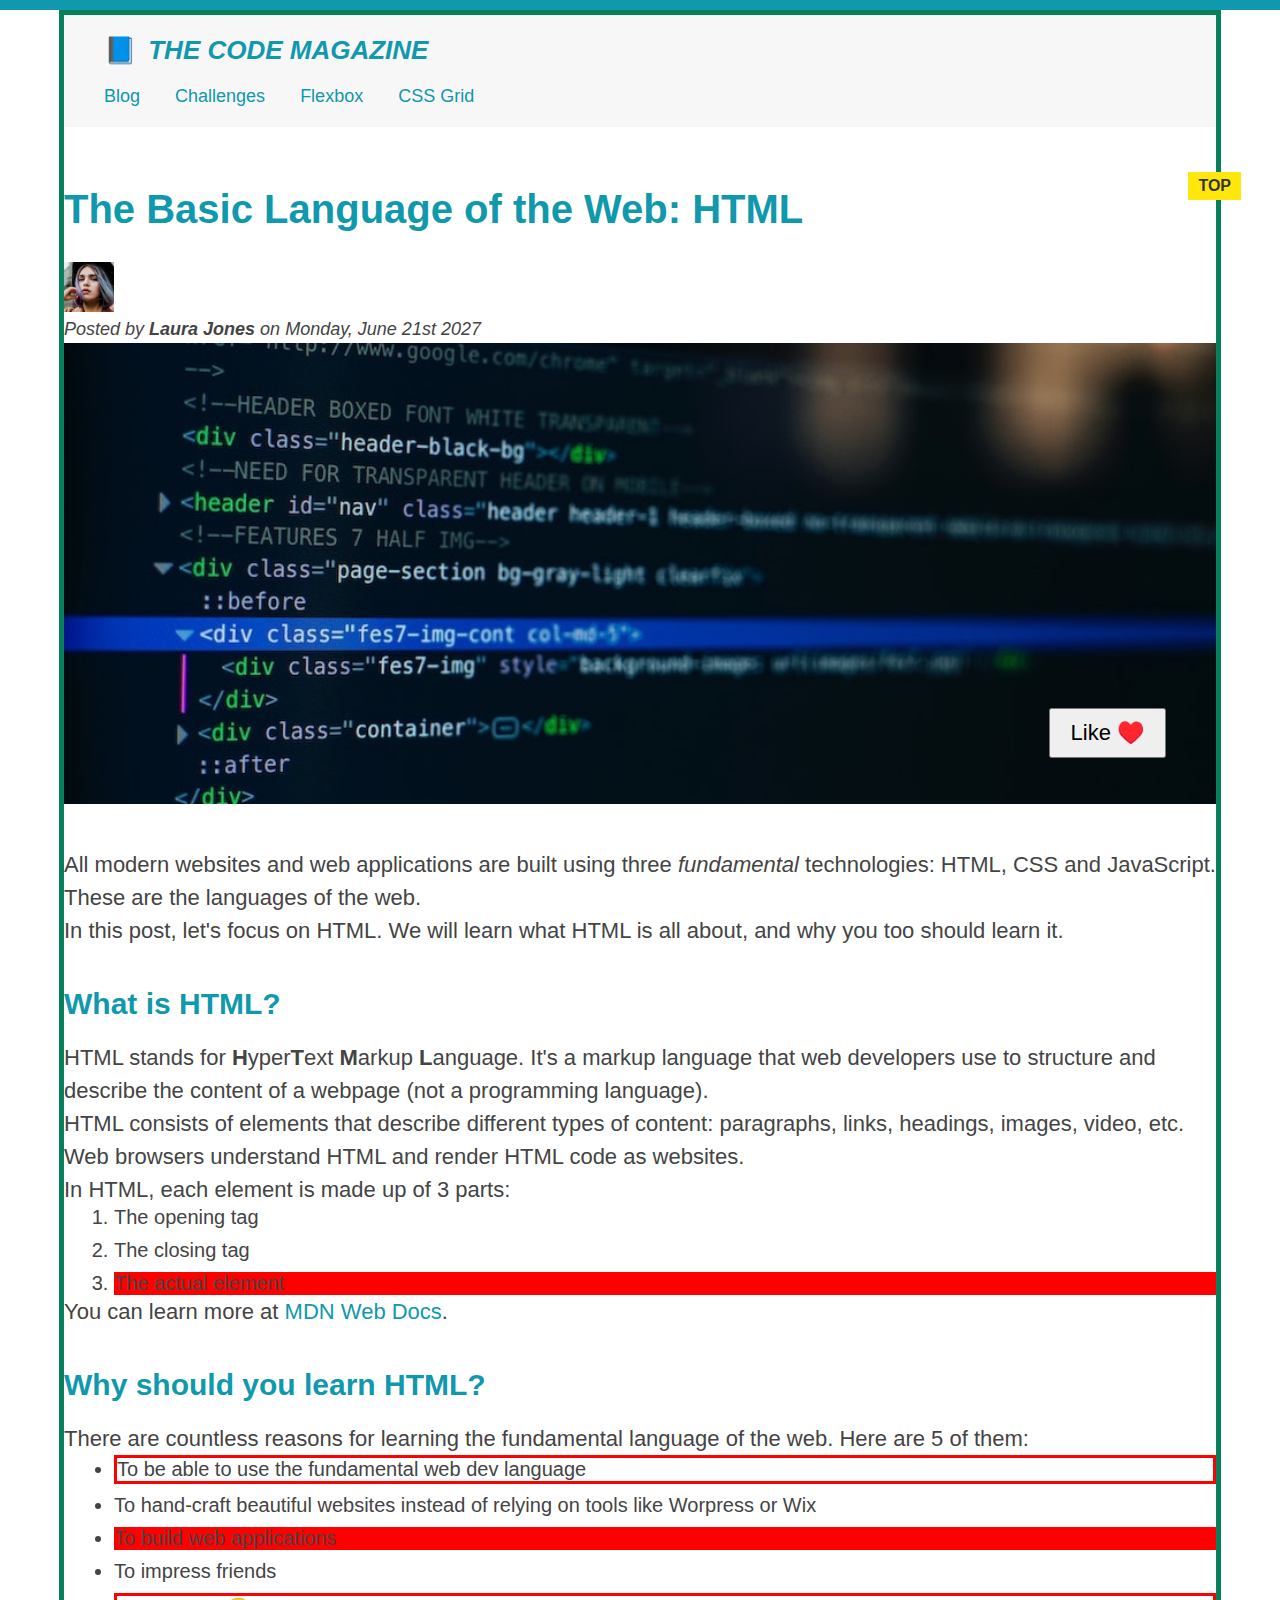
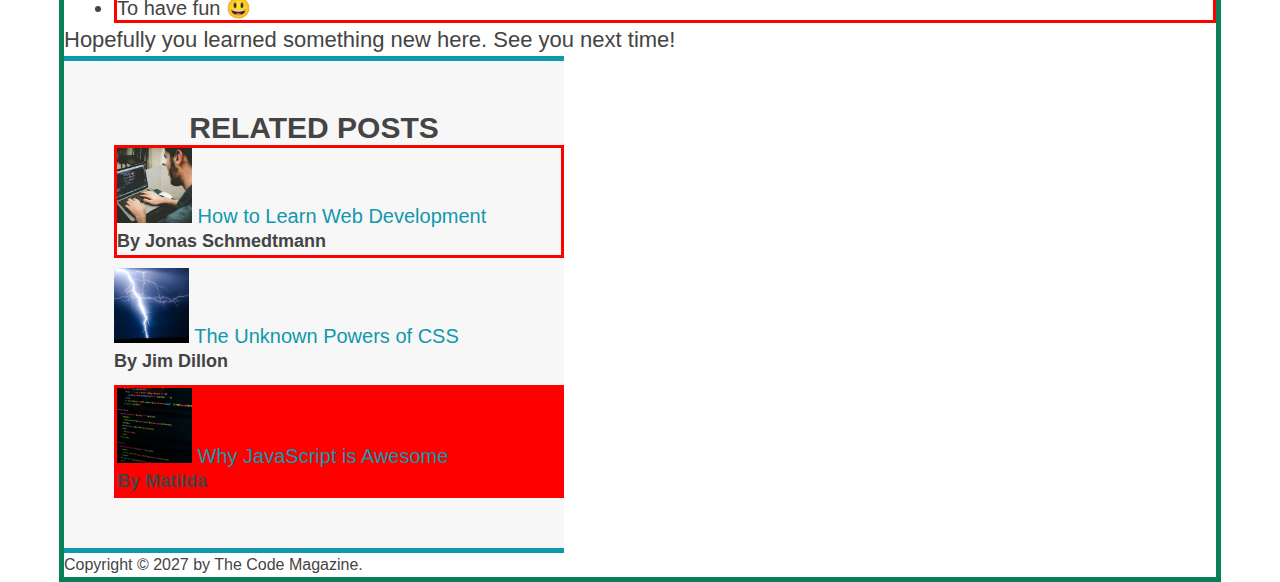
<file: Sandbox/03-CSS-Fundamentals/index.html>
<!DOCTYPE html>
<html lang="en">
<head>
    <meta charset="UTF-8"/>
    <link rel="stylesheet" href="styles.css">
    <title>The Basic Language of the Web: HTML</title>
</head>

<body>

<div class="container">

    <header class="main-header">
        <h1>📘 The Code Magazine</h1>

        <nav>
            <a href="blog.html">Blog</a>
            <a href="#">Challenges</a>
            <a href="#">Flexbox</a>
            <a href="#">CSS Grid</a>
        </nav>
    </header>

    <article>
        <header class="post-header">
            <h2>The Basic Language of the Web: HTML</h2>

            <img
                    src="img/laura-jones.jpg"
                    alt="Headshot of Laura Jones"
                    height="50"
                    width="50"
            />

            <p id="author">Posted by <strong>Laura Jones</strong> on Monday, June 21st 2027</p>

            <img
                    src="img/post-img.jpg"
                    alt="HTML code on a screen"
                    width="500"
                    height="200"
                    class="post-image"
            />
            <button>Like ♥️</button>
        </header>

        <p>
            All modern websites and web applications are built using three
            <em>fundamental</em>
            technologies: HTML, CSS and JavaScript. These are the languages of the
            web.
        </p>

        <p>
            In this post, let's focus on HTML. We will learn what HTML is all about,
            and why you too should learn it.
        </p>

        <h3>What is HTML?</h3>
        <p>
            HTML stands for <strong>H</strong>yper<strong>T</strong>ext
            <strong>M</strong>arkup <strong>L</strong>anguage. It's a markup
            language that web developers use to structure and describe the content
            of a webpage (not a programming language).
        </p>
        <p>
            HTML consists of elements that describe different types of content:
            paragraphs, links, headings, images, video, etc. Web browsers understand
            HTML and render HTML code as websites.
        </p>
        <p>In HTML, each element is made up of 3 parts:</p>

        <ol>
            <li>The opening tag</li>
            <li>The closing tag</li>
            <li>The actual element</li>
        </ol>

        <p>
            You can learn more at
            <a
                    href="https://developer.mozilla.org/en-US/docs/Web/HTML"
                    target="_blank"
            >MDN Web Docs</a
            >.
        </p>

        <h3>Why should you learn HTML?</h3>

        <p>
            There are countless reasons for learning the fundamental language of the
            web. Here are 5 of them:
        </p>

        <ul>
            <li>To be able to use the fundamental web dev language</li>
            <li>
                To hand-craft beautiful websites instead of relying on tools like
                Worpress or Wix
            </li>
            <li>To build web applications</li>
            <li>To impress friends</li>
            <li>To have fun 😃</li>
        </ul>

        <p>Hopefully you learned something new here. See you next time!</p>
    </article>

    <aside>
        <h4>Related posts</h4>

        <ul class="related">
            <li>
                <img
                        src="img/related-1.jpg"
                        alt="Person programming"
                        width="75"
                        width="75"
                />
                <a href="#">How to Learn Web Development</a>
                <p class="related-author">By Jonas Schmedtmann</p>
            </li>
            <li>
                <img src="img/related-2.jpg" alt="Lightning" width="75" heigth="75"/>
                <a href="#">The Unknown Powers of CSS</a>
                <p class="related-author">By Jim Dillon</p>
            </li>
            <li>
                <img
                        src="img/related-3.jpg"
                        alt="JavaScript code on a screen"
                        width="75"
                        height="75"
                />
                <a href="#">Why JavaScript is Awesome</a>
                <p class="related-author">By Matilda</p>
            </li>
        </ul>
    </aside>

    <footer><p id="copyright">Copyright &copy; 2027 by The Code Magazine.</p></footer>
</div>
</body>
</html>
</file>
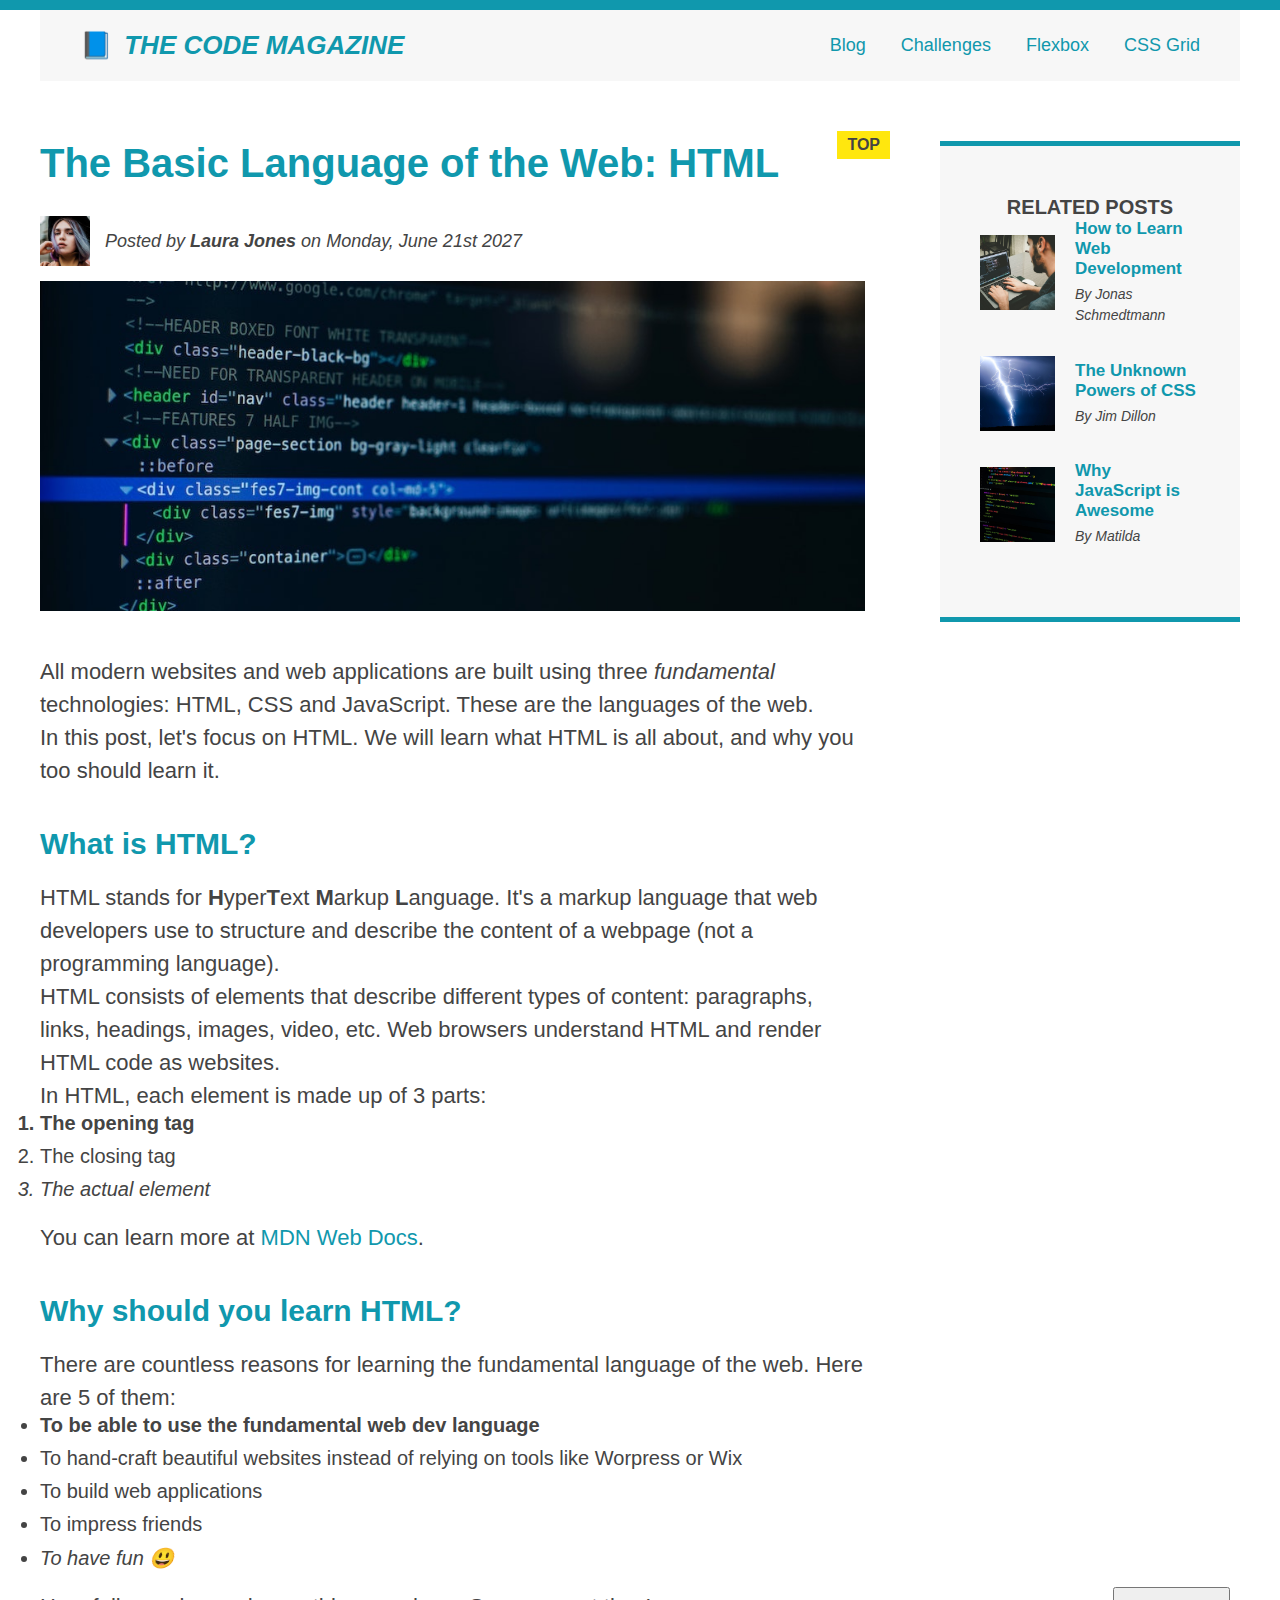
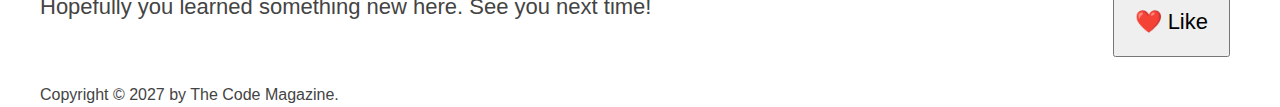
<file: Sandbox/04-CSS-Layouts/index.html>
<!DOCTYPE html>
<html lang="en">
<head>
    <meta charset="UTF-8"/>
    <link href="style.css" rel="stylesheet"/>

    <title>The Basic Language of the Web: HTML</title>
</head>

<body>
<!--
<h1>The Basic Language of the Web: HTML</h1>
<h2>The Basic Language of the Web: HTML</h2>
<h3>The Basic Language of the Web: HTML</h3>
<h4>The Basic Language of the Web: HTML</h4>
<h5>The Basic Language of the Web: HTML</h5>
<h6>The Basic Language of the Web: HTML</h6>
-->

<div class="container">
    <header class="main-header clearfix">
        <h1>📘 The Code Magazine</h1>

        <nav>
            <!-- <strong>This is the navigation</strong> -->
            <a href="blog.html">Blog</a>
            <a href="#">Challenges</a>
            <a href="flexbox.html">Flexbox</a>
            <a href="css-grid.html">CSS Grid</a>
        </nav>
        <!--        <div class="clear"></div>-->
    </header>

<!--    <div class="row"> Only necessary for Flex Layout-->
    <article>
        <header class="post-header">
            <h2>The Basic Language of the Web: HTML</h2>

            <div class="author-box">
                <img
                        src="img/laura-jones.jpg"
                        alt="Headshot of Laura Jones"
                        height="50"
                        width="50"
                        class="author-image"
                />

                <p id="author">
                    Posted by <strong>Laura Jones</strong> on Monday, June 21st 2027
                </p>
            </div>

            <img
                    src="img/post-img.jpg"
                    alt="HTML code on a screen"
                    width="500"
                    height="200"
                    class="post-img"
            />
            <button>❤️ Like</button>
        </header>

        <p>
            All modern websites and web applications are built using three
            <em>fundamental</em>
            technologies: HTML, CSS and JavaScript. These are the languages of the
            web.
        </p>

        <p>
            In this post, let's focus on HTML. We will learn what HTML is all
            about, and why you too should learn it.
        </p>

        <h3>What is HTML?</h3>
        <p>
            HTML stands for <strong>H</strong>yper<strong>T</strong>ext
            <strong>M</strong>arkup <strong>L</strong>anguage. It's a markup
            language that web developers use to structure and describe the content
            of a webpage (not a programming language).
        </p>
        <p>
            HTML consists of elements that describe different types of content:
            paragraphs, links, headings, images, video, etc. Web browsers
            understand HTML and render HTML code as websites.
        </p>
        <p>In HTML, each element is made up of 3 parts:</p>

        <ol>
            <li class="first-li">The opening tag</li>
            <li>The closing tag</li>
            <li>The actual element</li>
        </ol>

        <p>
            You can learn more at
            <a
                    href="https://developer.mozilla.org/en-US/docs/Web/HTML"
                    target="_blank"
            >MDN Web Docs</a
            >.
        </p>

        <h3>Why should you learn HTML?</h3>

        <p>
            There are countless reasons for learning the fundamental language of
            the web. Here are 5 of them:
        </p>

        <ul>
            <li class="first-li">
                To be able to use the fundamental web dev language
            </li>
            <li>
                To hand-craft beautiful websites instead of relying on tools like
                Worpress or Wix
            </li>
            <li>To build web applications</li>
            <li>To impress friends</li>
            <li>To have fun 😃</li>
        </ul>

        <p>Hopefully you learned something new here. See you next time!</p>
    </article>

    <aside>
        <h4>Related posts</h4>

        <ul class="related">
            <li class="related-post">
                <img
                        src="img/related-1.jpg"
                        alt="Person programming"
                        width="75"
                        height="75"
                />
                <div>
                    <a href="#" class="related-link">How to Learn Web Development</a>
                    <p class="related-author">By Jonas Schmedtmann</p>
                </div>
            </li>
            <li class="related-post">
                <img
                        src="img/related-2.jpg"
                        alt="Lightning"
                        width="75"
                        height="75"
                />
                <div>
                    <a href="#" class="related-link">The Unknown Powers of CSS</a>
                    <p class="related-author">By Jim Dillon</p>
                </div>
            </li>
            <li class="related-post">
                <img
                        src="img/related-3.jpg"
                        alt="JavaScript code on a screen"
                        width="75"
                        height="75"
                />
                <div>
                    <a href="#" class="related-link">Why JavaScript is Awesome</a>
                    <p class="related-author">By Matilda</p>
                </div>
            </li>
        </ul>
    </aside>
<!--    </div>-->

    <footer>
        <p id="copyright" class="copyright text">
            Copyright &copy; 2027 by The Code Magazine.
        </p>
    </footer>
</div>
</body>
</html>
</file>
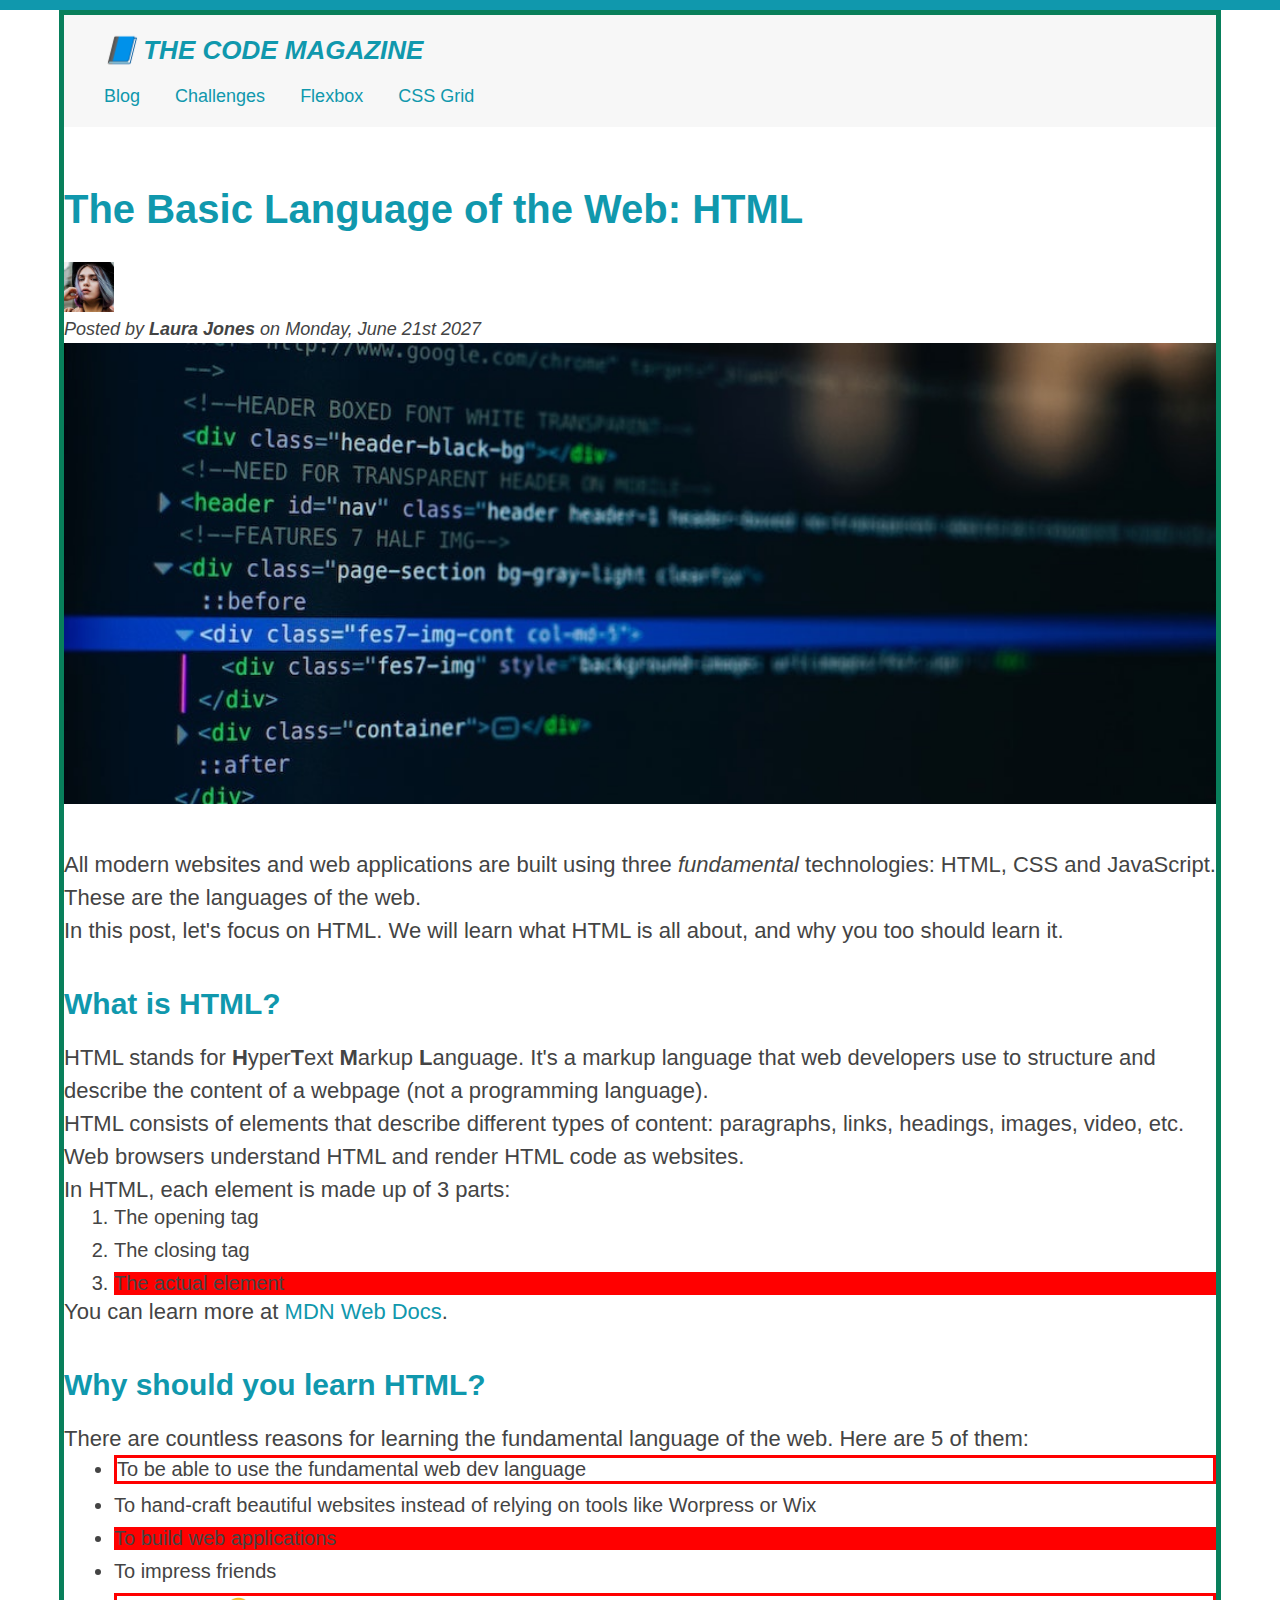
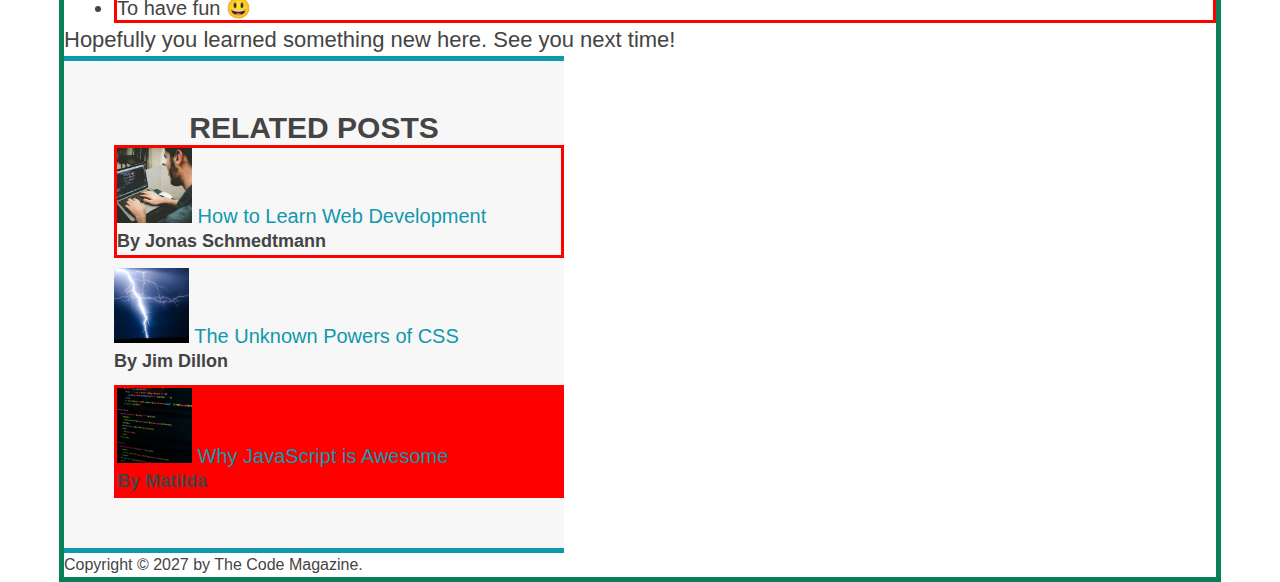
<file: starter/03-CSS-Fundamentals/index.html>
<!DOCTYPE html>
<html lang="en">
<head>
    <meta charset="UTF-8"/>
    <link rel="stylesheet" href="styles.css">
    <title>The Basic Language of the Web: HTML</title>
</head>

<body>
<!--
<h1>The Basic Language of the Web: HTML</h1>
<h2>The Basic Language of the Web: HTML</h2>
<h3>The Basic Language of the Web: HTML</h3>
<h4>The Basic Language of the Web: HTML</h4>
<h5>The Basic Language of the Web: HTML</h5>
<h6>The Basic Language of the Web: HTML</h6>
-->

<div class="container">

    <header class="main-header">
        <h1>📘 The Code Magazine</h1>

        <nav>
            <a href="blog.html">Blog</a>
            <a href="#">Challenges</a>
            <a href="#">Flexbox</a>
            <a href="#">CSS Grid</a>
        </nav>
    </header>

    <article>
        <header class="post-header">
            <h2>The Basic Language of the Web: HTML</h2>

            <img
                    src="img/laura-jones.jpg"
                    alt="Headshot of Laura Jones"
                    height="50"
                    width="50"
            />

            <p id="author">Posted by <strong>Laura Jones</strong> on Monday, June 21st 2027</p>

            <img
                    src="img/post-img.jpg"
                    alt="HTML code on a screen"
                    width="500"
                    height="200"
                    class="post-image"
            />
        </header>

        <p>
            All modern websites and web applications are built using three
            <em>fundamental</em>
            technologies: HTML, CSS and JavaScript. These are the languages of the
            web.
        </p>

        <p>
            In this post, let's focus on HTML. We will learn what HTML is all about,
            and why you too should learn it.
        </p>

        <h3>What is HTML?</h3>
        <p>
            HTML stands for <strong>H</strong>yper<strong>T</strong>ext
            <strong>M</strong>arkup <strong>L</strong>anguage. It's a markup
            language that web developers use to structure and describe the content
            of a webpage (not a programming language).
        </p>
        <p>
            HTML consists of elements that describe different types of content:
            paragraphs, links, headings, images, video, etc. Web browsers understand
            HTML and render HTML code as websites.
        </p>
        <p>In HTML, each element is made up of 3 parts:</p>

        <ol>
            <li>The opening tag</li>
            <li>The closing tag</li>
            <li>The actual element</li>
        </ol>

        <p>
            You can learn more at
            <a
                    href="https://developer.mozilla.org/en-US/docs/Web/HTML"
                    target="_blank"
            >MDN Web Docs</a
            >.
        </p>

        <h3>Why should you learn HTML?</h3>

        <p>
            There are countless reasons for learning the fundamental language of the
            web. Here are 5 of them:
        </p>

        <ul>
            <li>To be able to use the fundamental web dev language</li>
            <li>
                To hand-craft beautiful websites instead of relying on tools like
                Worpress or Wix
            </li>
            <li>To build web applications</li>
            <li>To impress friends</li>
            <li>To have fun 😃</li>
        </ul>

        <p>Hopefully you learned something new here. See you next time!</p>
    </article>

    <aside>
        <h4>Related posts</h4>

        <ul class="related">
            <li>
                <img
                        src="img/related-1.jpg"
                        alt="Person programming"
                        width="75"
                        width="75"
                />
                <a href="#">How to Learn Web Development</a>
                <p class="related-author">By Jonas Schmedtmann</p>
            </li>
            <li>
                <img src="img/related-2.jpg" alt="Lightning" width="75" heigth="75"/>
                <a href="#">The Unknown Powers of CSS</a>
                <p class="related-author">By Jim Dillon</p>
            </li>
            <li>
                <img
                        src="img/related-3.jpg"
                        alt="JavaScript code on a screen"
                        width="75"
                        height="75"
                />
                <a href="#">Why JavaScript is Awesome</a>
                <p class="related-author">By Matilda</p>
            </li>
        </ul>
    </aside>

    <footer><p id="copyright">Copyright &copy; 2027 by The Code Magazine.</p></footer>
</div>
</body>
</html>
</file>
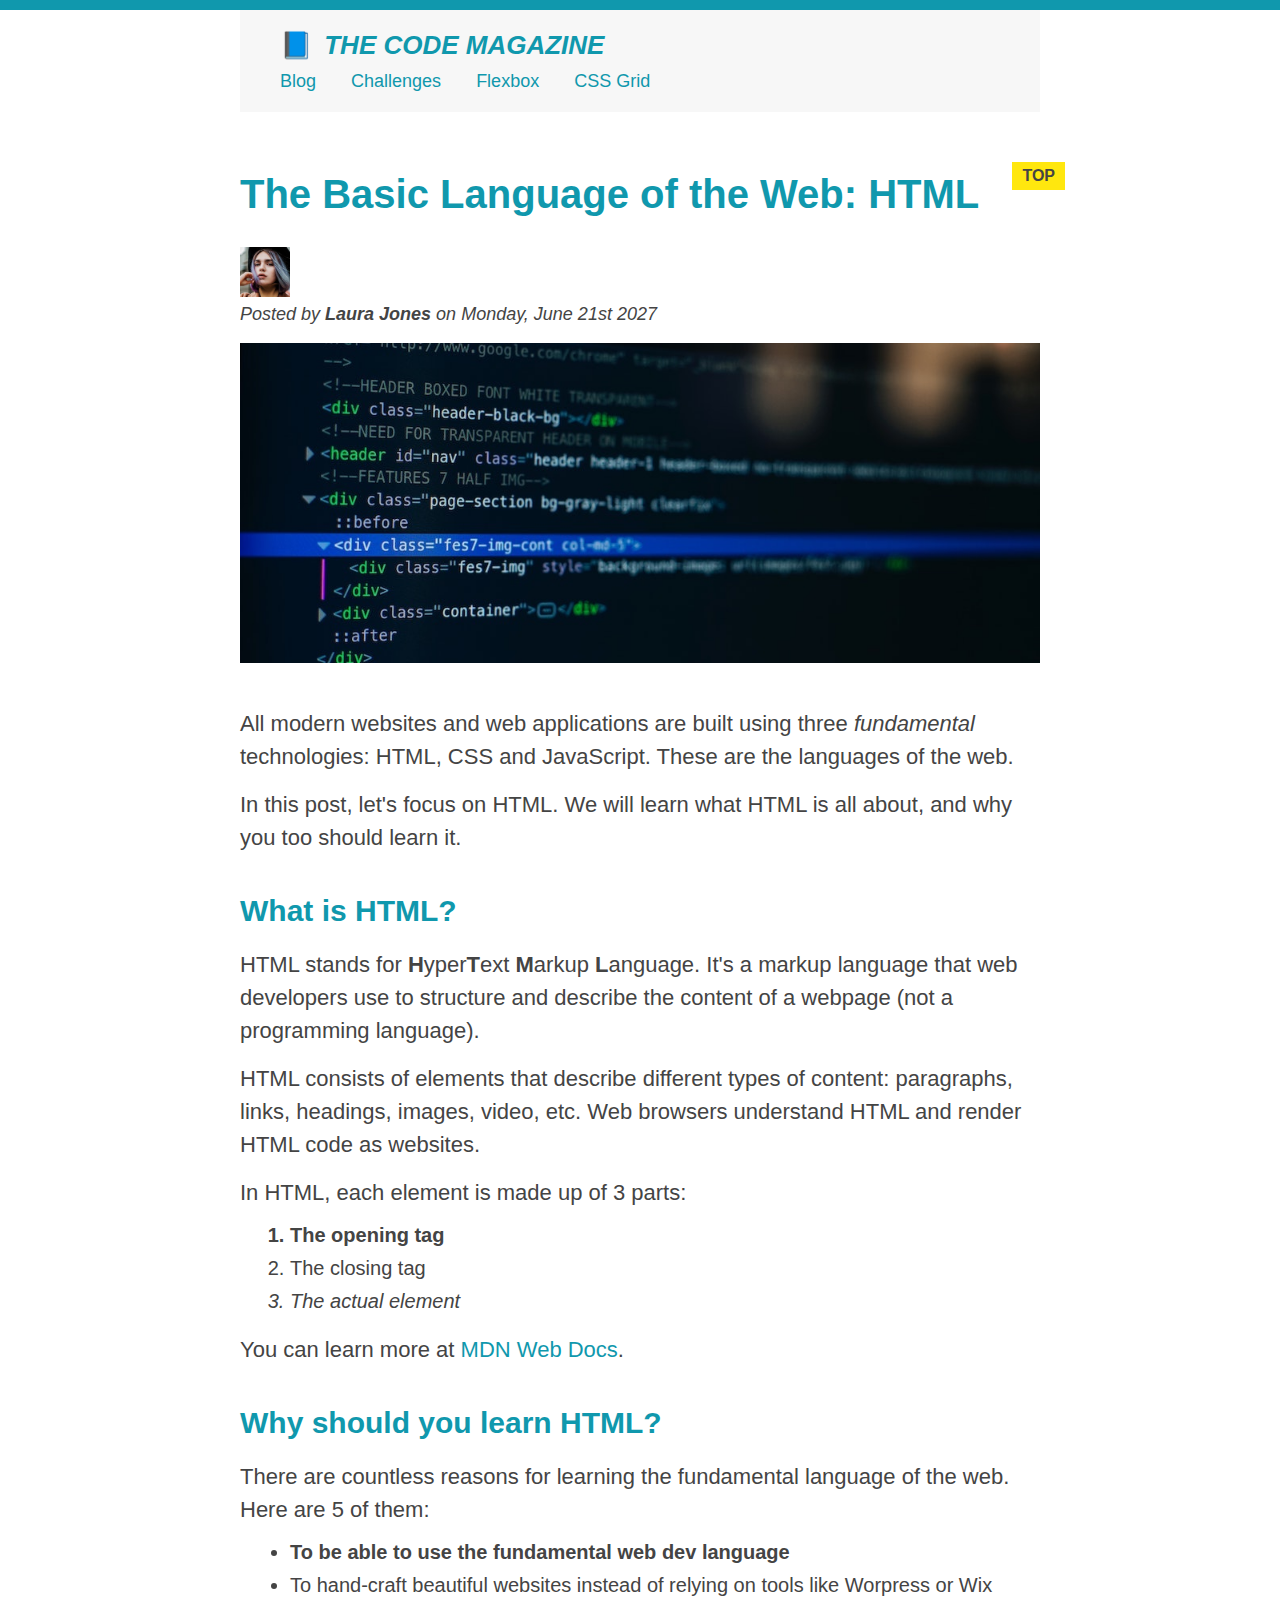
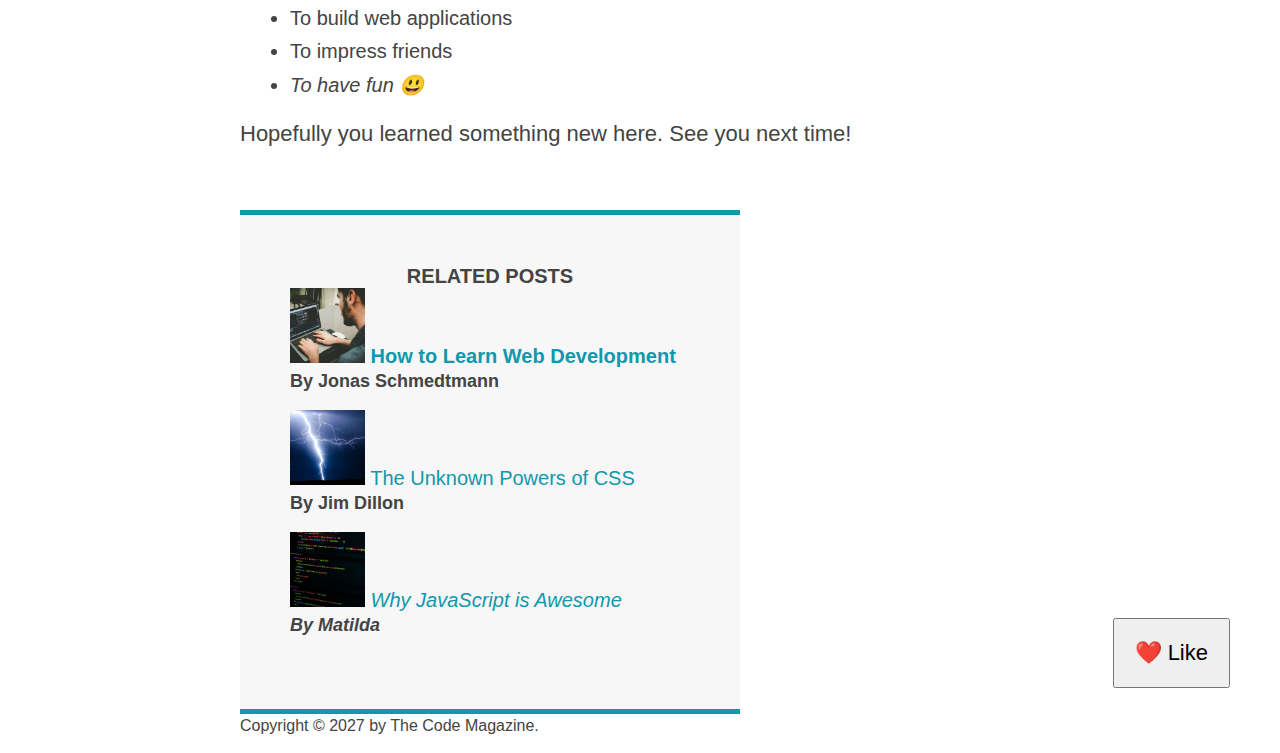
<file: starter/04-CSS-Layouts/index.html>
<!DOCTYPE html>
<html lang="en">
  <head>
    <meta charset="UTF-8" />
    <link href="style.css" rel="stylesheet" />

    <title>The Basic Language of the Web: HTML</title>
  </head>

  <body>
    <!--
    <h1>The Basic Language of the Web: HTML</h1>
    <h2>The Basic Language of the Web: HTML</h2>
    <h3>The Basic Language of the Web: HTML</h3>
    <h4>The Basic Language of the Web: HTML</h4>
    <h5>The Basic Language of the Web: HTML</h5>
    <h6>The Basic Language of the Web: HTML</h6>
    -->

    <div class="container">
      <header class="main-header">
        <h1>📘 The Code Magazine</h1>

        <nav>
          <!-- <strong>This is the navigation</strong> -->
          <a href="blog.html">Blog</a>
          <a href="#">Challenges</a>
          <a href="#">Flexbox</a>
          <a href="#">CSS Grid</a>
        </nav>
      </header>

      <article>
        <header class="post-header">
          <h2>The Basic Language of the Web: HTML</h2>

          <img
            src="img/laura-jones.jpg"
            alt="Headshot of Laura Jones"
            height="50"
            width="50"
          />

          <p id="author">
            Posted by <strong>Laura Jones</strong> on Monday, June 21st 2027
          </p>

          <img
            src="img/post-img.jpg"
            alt="HTML code on a screen"
            width="500"
            height="200"
            class="post-img"
          />
          <button>❤️ Like</button>
        </header>

        <p>
          All modern websites and web applications are built using three
          <em>fundamental</em>
          technologies: HTML, CSS and JavaScript. These are the languages of the
          web.
        </p>

        <p>
          In this post, let's focus on HTML. We will learn what HTML is all
          about, and why you too should learn it.
        </p>

        <h3>What is HTML?</h3>
        <p>
          HTML stands for <strong>H</strong>yper<strong>T</strong>ext
          <strong>M</strong>arkup <strong>L</strong>anguage. It's a markup
          language that web developers use to structure and describe the content
          of a webpage (not a programming language).
        </p>
        <p>
          HTML consists of elements that describe different types of content:
          paragraphs, links, headings, images, video, etc. Web browsers
          understand HTML and render HTML code as websites.
        </p>
        <p>In HTML, each element is made up of 3 parts:</p>

        <ol>
          <li class="first-li">The opening tag</li>
          <li>The closing tag</li>
          <li>The actual element</li>
        </ol>

        <p>
          You can learn more at
          <a
            href="https://developer.mozilla.org/en-US/docs/Web/HTML"
            target="_blank"
            >MDN Web Docs</a
          >.
        </p>

        <h3>Why should you learn HTML?</h3>

        <p>
          There are countless reasons for learning the fundamental language of
          the web. Here are 5 of them:
        </p>

        <ul>
          <li class="first-li">
            To be able to use the fundamental web dev language
          </li>
          <li>
            To hand-craft beautiful websites instead of relying on tools like
            Worpress or Wix
          </li>
          <li>To build web applications</li>
          <li>To impress friends</li>
          <li>To have fun 😃</li>
        </ul>

        <p>Hopefully you learned something new here. See you next time!</p>
      </article>

      <aside>
        <h4>Related posts</h4>

        <ul class="related">
          <li>
            <img
              src="img/related-1.jpg"
              alt="Person programming"
              width="75"
              height="75"
            />
            <a href="#">How to Learn Web Development</a>
            <p class="related-author">By Jonas Schmedtmann</p>
          </li>
          <li>
            <img
              src="img/related-2.jpg"
              alt="Lightning"
              width="75"
              height="75"
            />
            <a href="#">The Unknown Powers of CSS</a>
            <p class="related-author">By Jim Dillon</p>
          </li>
          <li>
            <img
              src="img/related-3.jpg"
              alt="JavaScript code on a screen"
              width="75"
              height="75"
            />
            <a href="#">Why JavaScript is Awesome</a>
            <p class="related-author">By Matilda</p>
          </li>
        </ul>
      </aside>

      <footer>
        <p id="copyright" class="copyright text">
          Copyright &copy; 2027 by The Code Magazine.
        </p>
      </footer>
    </div>
  </body>
</html>
</file>
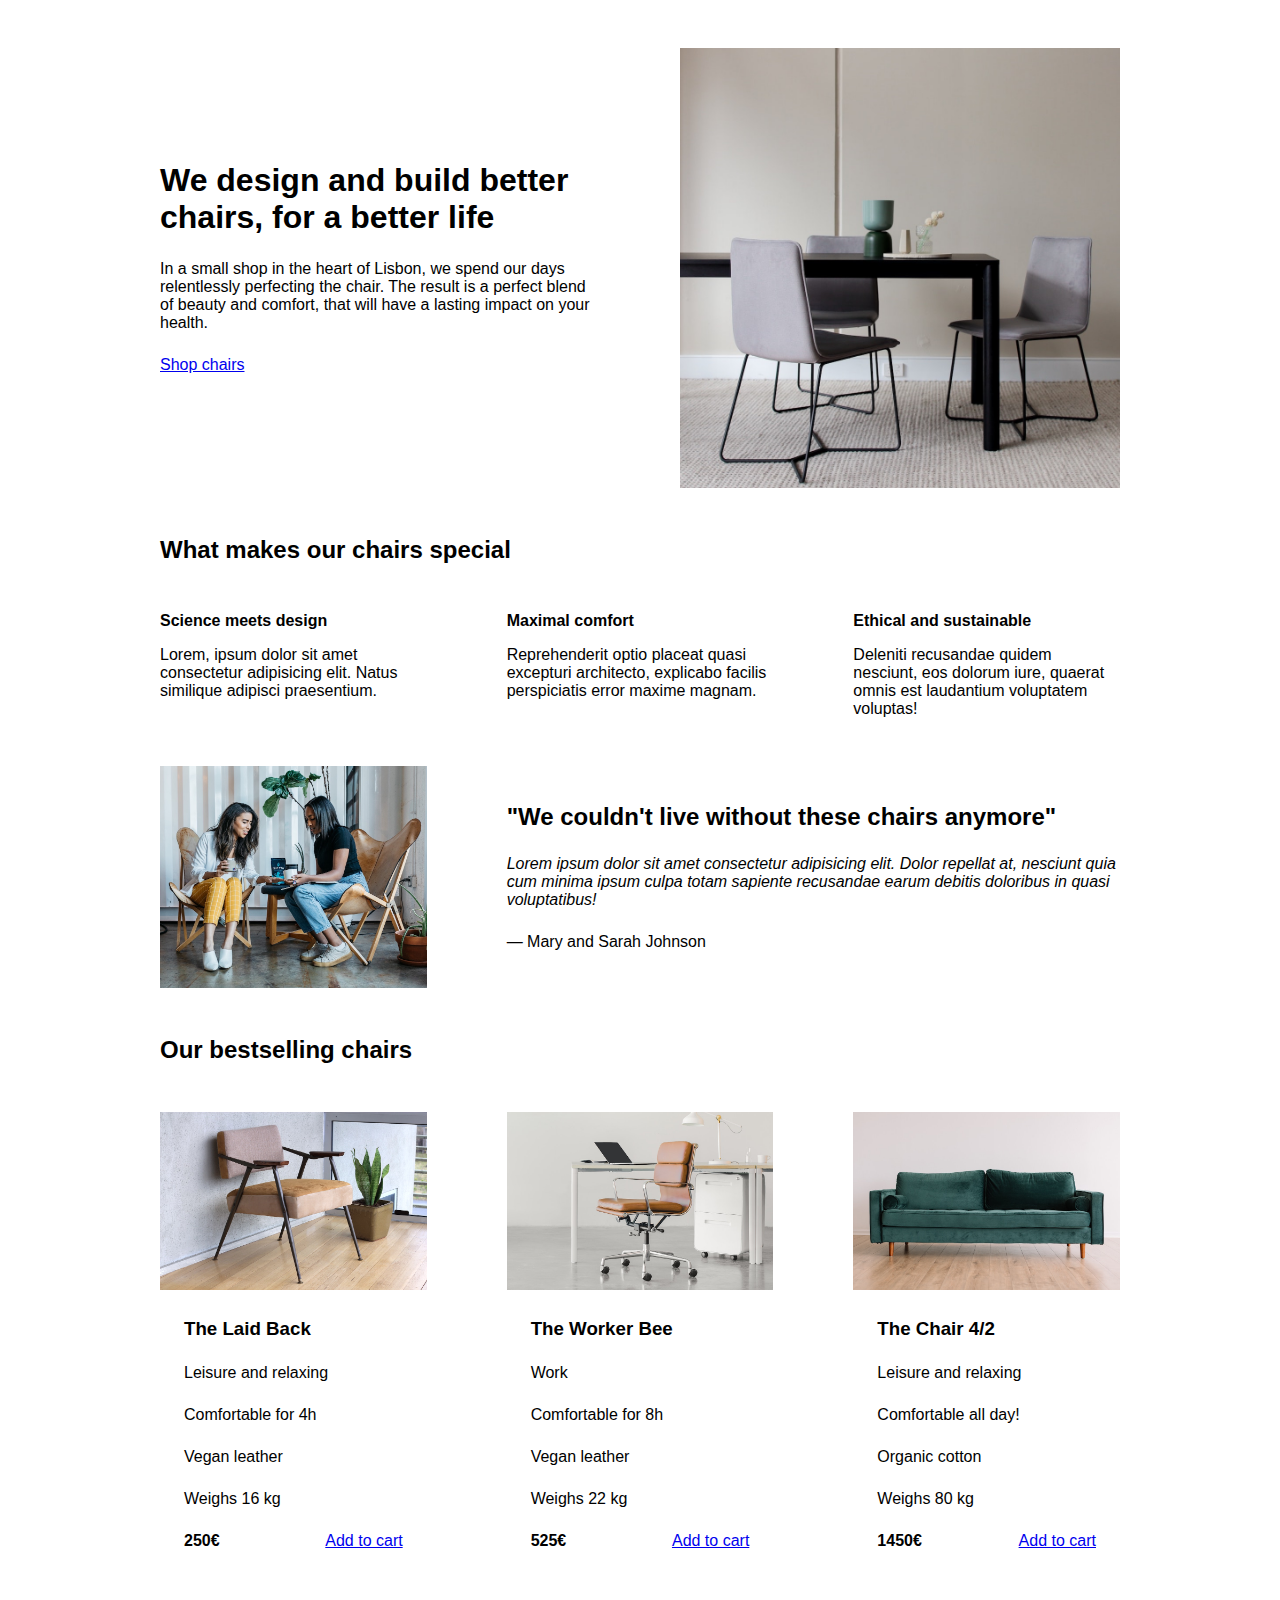
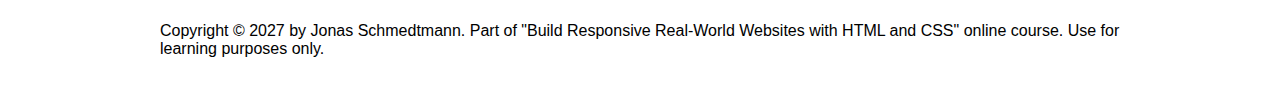
<file: starter/05-Design/index.html>
<!DOCTYPE html>
<html lang="en">
  <head>
    <meta charset="UTF-8" />
    <meta http-equiv="X-UA-Compatible" content="IE=edge" />
    <meta name="viewport" content="width=device-width, initial-scale=1.0" />

    <link rel="stylesheet" href="style.css" />
    <title>Lisbon Chair Shop</title>
  </head>
  <body>
    <div class="container">
      <header>
        <div class="header-text-box">
          <h1>We design and build better chairs, for a better life</h1>
          <p class="header-text">
            In a small shop in the heart of Lisbon, we spend our days
            relentlessly perfecting the chair. The result is a perfect blend of
            beauty and comfort, that will have a lasting impact on your health.
          </p>
          <a class="btn btn--big" href="#">Shop chairs</a>
        </div>
        <img src="hero.jpg" alt="Photo" />
      </header>

      <section>
        <h2>What makes our chairs special</h2>
        <div class="grid-3-cols">
          <div>
            <p class="features-title"><strong>Science meets design</strong></p>
            <p class="features-text">
              Lorem, ipsum dolor sit amet consectetur adipisicing elit. Natus
              similique adipisci praesentium.
            </p>
          </div>

          <div>
            <p class="features-title">
              <strong>Maximal comfort</strong>
            </p>
            <p class="features-text">
              Reprehenderit optio placeat quasi excepturi architecto, explicabo
              facilis perspiciatis error maxime magnam.
            </p>
          </div>

          <div>
            <p class="features-title">
              <strong>Ethical and sustainable</strong>
            </p>
            <p class="features-text">
              Deleniti recusandae quidem nesciunt, eos dolorum iure, quaerat
              omnis est laudantium voluptatem voluptas!
            </p>
          </div>
        </div>
      </section>

      <section class="testimonial-section">
        <div class="grid-3-cols">
          <img src="customers.jpg" alt="People sitting on chairs" />
          <div class="testimonial-box">
            <h2>"We couldn't live without these chairs anymore"</h2>
            <blockquote class="testimonial-text">
              Lorem ipsum dolor sit amet consectetur adipisicing elit. Dolor
              repellat at, nesciunt quia cum minima ipsum culpa totam sapiente
              recusandae earum debitis doloribus in quasi voluptatibus!
            </blockquote>
            <p class="testimonial-author">&mdash; Mary and Sarah Johnson</p>
          </div>
        </div>
      </section>

      <section>
        <h2>Our bestselling chairs</h2>
        <div class="grid-3-cols">
          <figure class="chair">
            <img src="chair-1.jpg" alt="Chair" />
            <div class="chair-box">
              <h3>The Laid Back</h3>
              <ul class="chair-details">
                <li>
                  <!-- Span is a generic INLINE text element, it doesn't have any meaning. It's like a div element, but inline -->
                  <span>Leisure and relaxing</span>
                </li>
                <li>
                  <span>Comfortable for 4h</span>
                </li>
                <li>
                  <span>Vegan leather</span>
                </li>
                <li>
                  <span>Weighs 16 kg</span>
                </li>
              </ul>
              <div class="chair-price">
                <strong>250€</strong>
                <a href="#" class="btn btn--small">Add to cart</a>
              </div>
            </div>
          </figure>

          <figure class="chair">
            <img src="chair-2.jpg" alt="Chair" />
            <div class="chair-box">
              <h3>The Worker Bee</h3>
              <ul class="chair-details">
                <li>
                  <span>Work</span>
                </li>
                <li>
                  <span>Comfortable for 8h</span>
                </li>
                <li>
                  <span>Vegan leather</span>
                </li>
                <li>
                  <span>Weighs 22 kg</span>
                </li>
              </ul>
              <div class="chair-price">
                <strong>525€</strong>
                <a href="#" class="btn btn--small">Add to cart</a>
              </div>
            </div>
          </figure>

          <figure class="chair">
            <img src="chair-3.jpg" alt="Chair" />
            <div class="chair-box">
              <h3>The Chair 4/2</h3>
              <ul class="chair-details">
                <li>
                  <span>Leisure and relaxing</span>
                </li>
                <li>
                  <span>Comfortable all day!</span>
                </li>
                <li>
                  <span>Organic cotton</span>
                </li>
                <li>
                  <span>Weighs 80 kg</span>
                </li>
              </ul>
              <div class="chair-price">
                <strong>1450€</strong>
                <a href="#" class="btn btn--small">Add to cart</a>
              </div>
            </div>
          </figure>
        </div>
      </section>

      <footer>
        Copyright &copy; 2027 by Jonas Schmedtmann. Part of "Build Responsive
        Real-World Websites with HTML and CSS" online course. Use for learning
        purposes only.
      </footer>
    </div>
  </body>
</html>
</file>
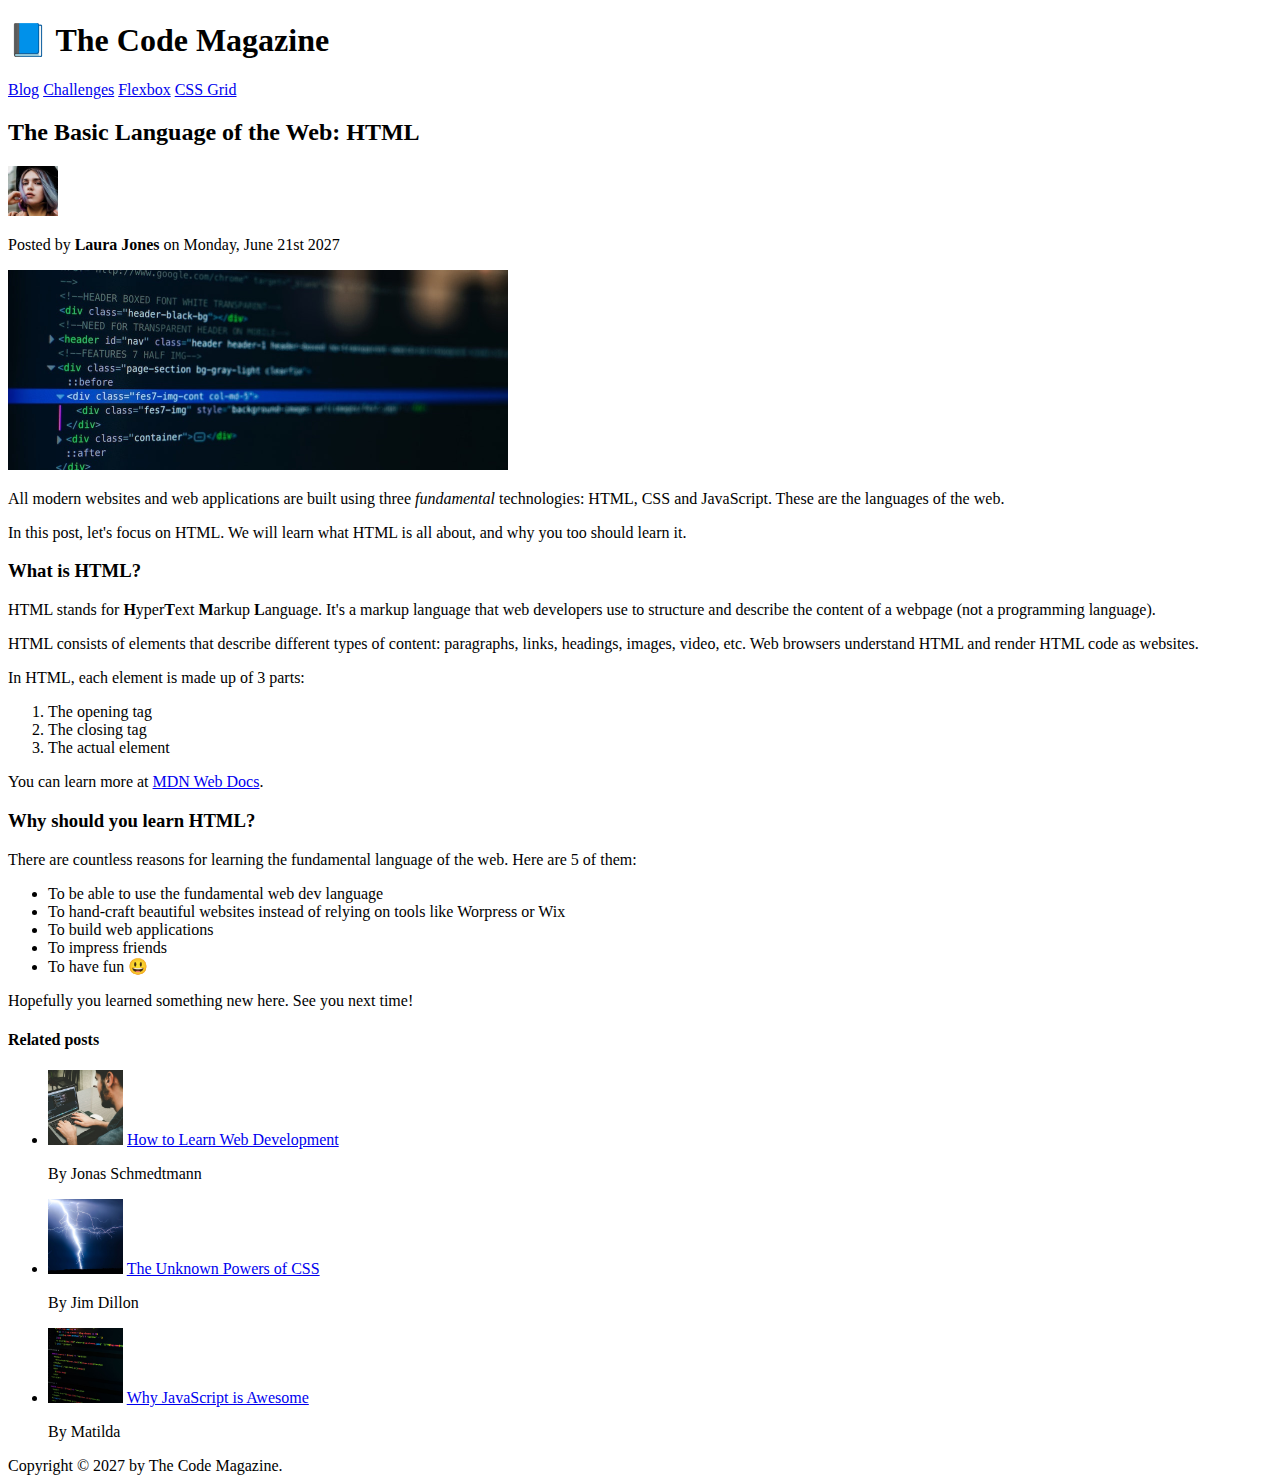
<file: Source/final/02-HTML-Fundamentals/index.html>
<!DOCTYPE html>
<html lang="en">
  <head>
    <meta charset="UTF-8" />
    <title>The Basic Language of the Web: HTML</title>
  </head>

  <body>
    <!--
    <h1>The Basic Language of the Web: HTML</h1>
    <h2>The Basic Language of the Web: HTML</h2>
    <h3>The Basic Language of the Web: HTML</h3>
    <h4>The Basic Language of the Web: HTML</h4>
    <h5>The Basic Language of the Web: HTML</h5>
    <h6>The Basic Language of the Web: HTML</h6>
    -->

    <header>
      <h1>📘 The Code Magazine</h1>

      <nav>
        <a href="blog.html">Blog</a>
        <a href="#">Challenges</a>
        <a href="#">Flexbox</a>
        <a href="#">CSS Grid</a>
      </nav>
    </header>

    <article>
      <header>
        <h2>The Basic Language of the Web: HTML</h2>

        <img
          src="img/laura-jones.jpg"
          alt="Headshot of Laura Jones"
          height="50"
          width="50"
        />

        <p>Posted by <strong>Laura Jones</strong> on Monday, June 21st 2027</p>

        <img
          src="img/post-img.jpg"
          alt="HTML code on a screen"
          width="500"
          height="200"
        />
      </header>

      <p>
        All modern websites and web applications are built using three
        <em>fundamental</em>
        technologies: HTML, CSS and JavaScript. These are the languages of the
        web.
      </p>

      <p>
        In this post, let's focus on HTML. We will learn what HTML is all about,
        and why you too should learn it.
      </p>

      <h3>What is HTML?</h3>
      <p>
        HTML stands for <strong>H</strong>yper<strong>T</strong>ext
        <strong>M</strong>arkup <strong>L</strong>anguage. It's a markup
        language that web developers use to structure and describe the content
        of a webpage (not a programming language).
      </p>
      <p>
        HTML consists of elements that describe different types of content:
        paragraphs, links, headings, images, video, etc. Web browsers understand
        HTML and render HTML code as websites.
      </p>
      <p>In HTML, each element is made up of 3 parts:</p>

      <ol>
        <li>The opening tag</li>
        <li>The closing tag</li>
        <li>The actual element</li>
      </ol>

      <p>
        You can learn more at
        <a
          href="https://developer.mozilla.org/en-US/docs/Web/HTML"
          target="_blank"
          >MDN Web Docs</a
        >.
      </p>

      <h3>Why should you learn HTML?</h3>

      <p>
        There are countless reasons for learning the fundamental language of the
        web. Here are 5 of them:
      </p>

      <ul>
        <li>To be able to use the fundamental web dev language</li>
        <li>
          To hand-craft beautiful websites instead of relying on tools like
          Worpress or Wix
        </li>
        <li>To build web applications</li>
        <li>To impress friends</li>
        <li>To have fun 😃</li>
      </ul>

      <p>Hopefully you learned something new here. See you next time!</p>
    </article>

    <aside>
      <h4>Related posts</h4>

      <ul>
        <li>
          <img
            src="img/related-1.jpg"
            alt="Person programming"
            width="75"
            width="75"
          />
          <a href="#">How to Learn Web Development</a>
          <p>By Jonas Schmedtmann</p>
        </li>
        <li>
          <img src="img/related-2.jpg" alt="Lightning" width="75" heigth="75" />
          <a href="#">The Unknown Powers of CSS</a>
          <p>By Jim Dillon</p>
        </li>
        <li>
          <img
            src="img/related-3.jpg"
            alt="JavaScript code on a screen"
            width="75"
            height="75"
          />
          <a href="#">Why JavaScript is Awesome</a>
          <p>By Matilda</p>
        </li>
      </ul>
    </aside>

    <footer>Copyright &copy; 2027 by The Code Magazine.</footer>
  </body>
</html>
</file>
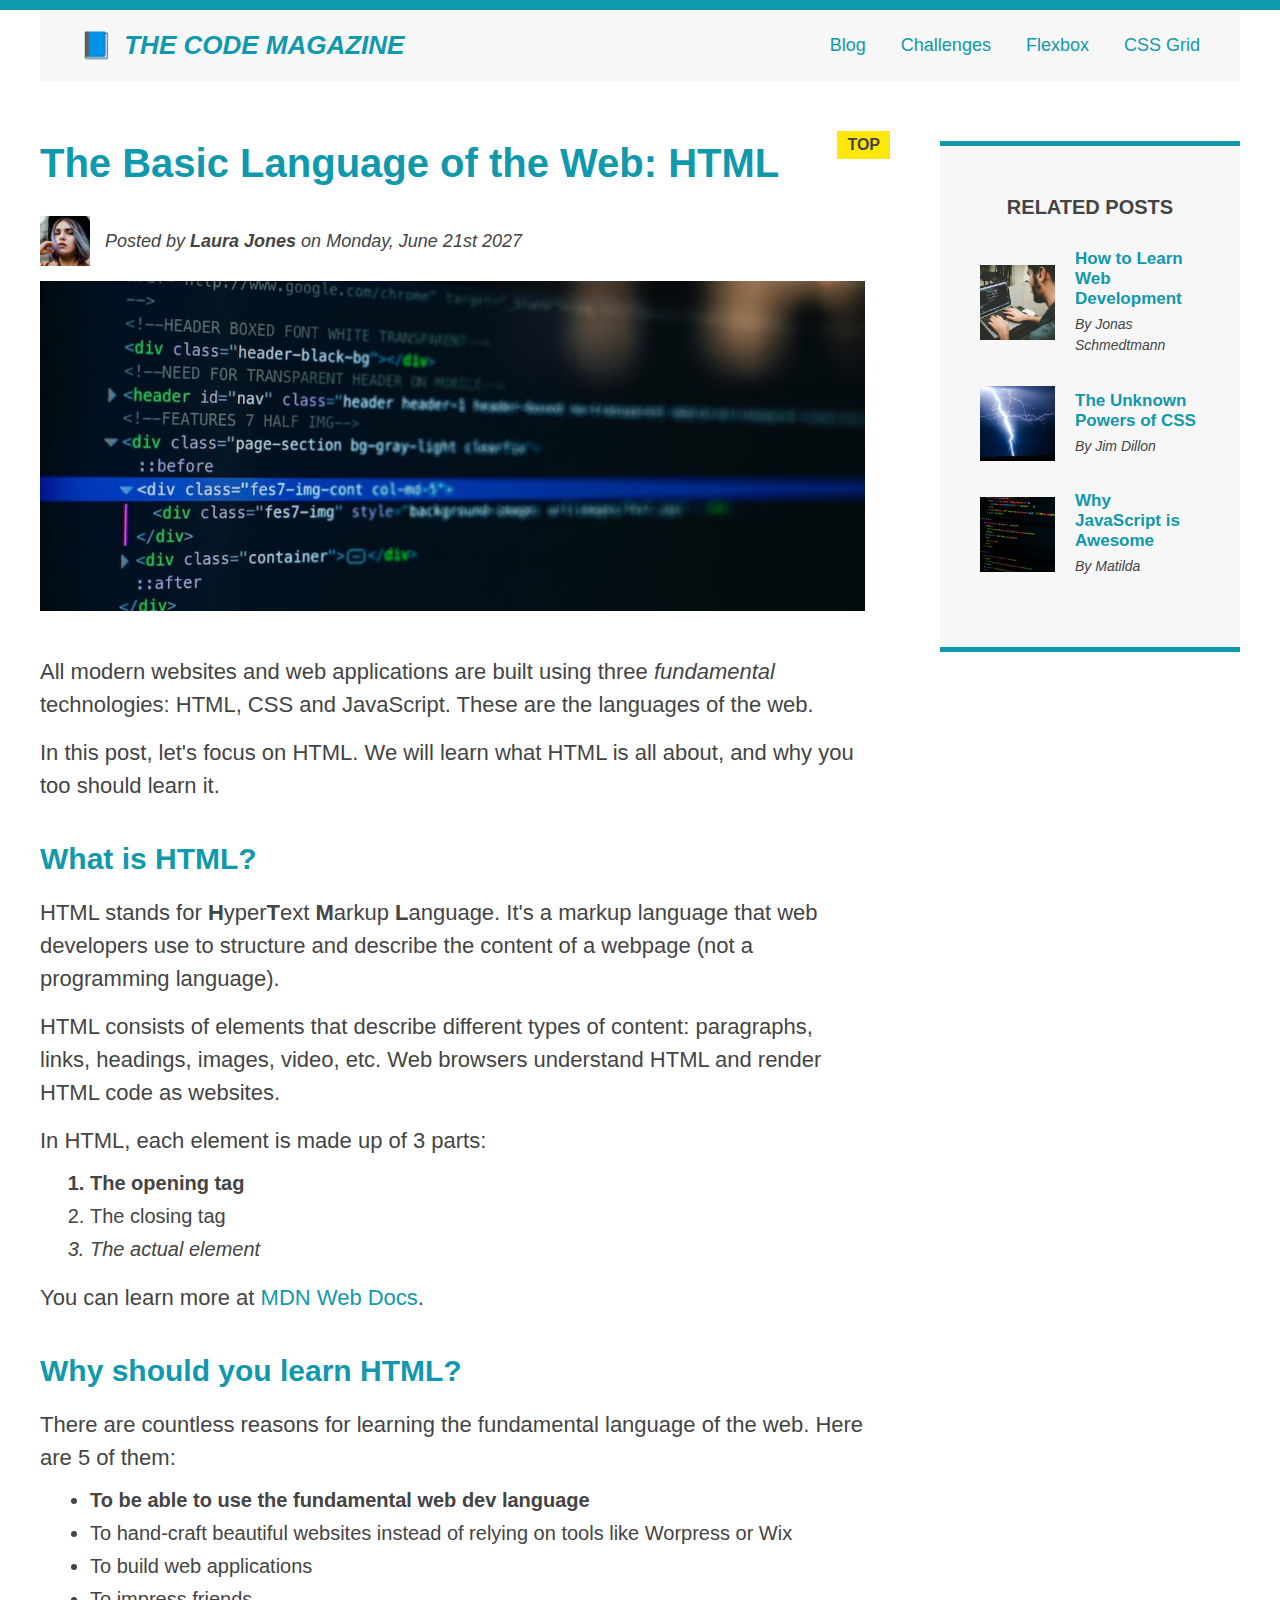
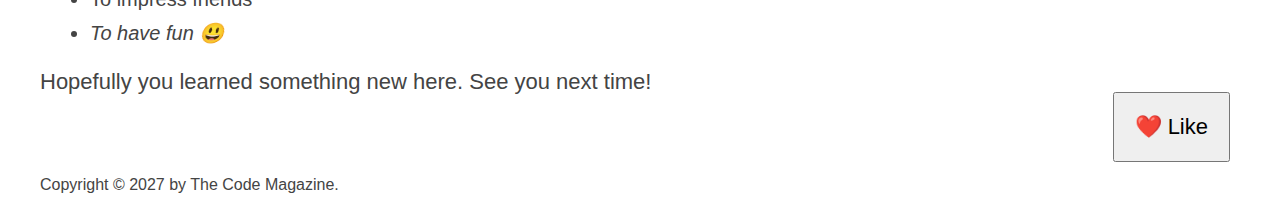
<file: Source/final/04-CSS-Layouts/index.html>
<!DOCTYPE html>
<html lang="en">
  <head>
    <meta charset="UTF-8" />
    <link href="style.css" rel="stylesheet" />

    <title>The Basic Language of the Web: HTML</title>
  </head>

  <body>
    <!--
    <h1>The Basic Language of the Web: HTML</h1>
    <h2>The Basic Language of the Web: HTML</h2>
    <h3>The Basic Language of the Web: HTML</h3>
    <h4>The Basic Language of the Web: HTML</h4>
    <h5>The Basic Language of the Web: HTML</h5>
    <h6>The Basic Language of the Web: HTML</h6>
    -->

    <div class="container">
      <header class="main-header clearfix">
        <h1>📘 The Code Magazine</h1>

        <nav>
          <!-- <strong>This is the navigation</strong> -->
          <a href="blog.html">Blog</a>
          <a href="#">Challenges</a>
          <a href="flexbox.html">Flexbox</a>
          <a href="css-grid.html">CSS Grid</a>
        </nav>

        <!-- <div class="clear"></div> -->
      </header>

      <!-- ONLY NECESSARY FOR FLEXBOX -->
      <!-- <div class="row"> -->
      <article>
        <header class="post-header">
          <h2>The Basic Language of the Web: HTML</h2>

          <div class="author-box">
            <img
              src="img/laura-jones.jpg"
              alt="Headshot of Laura Jones"
              height="50"
              width="50"
              class="author-img"
            />

            <p id="author" class="author">
              Posted by <strong>Laura Jones</strong> on Monday, June 21st 2027
            </p>
          </div>

          <img
            src="img/post-img.jpg"
            alt="HTML code on a screen"
            width="500"
            height="200"
            class="post-img"
          />
          <button>❤️ Like</button>
        </header>

        <p>
          All modern websites and web applications are built using three
          <em>fundamental</em>
          technologies: HTML, CSS and JavaScript. These are the languages of the
          web.
        </p>

        <p>
          In this post, let's focus on HTML. We will learn what HTML is all
          about, and why you too should learn it.
        </p>

        <h3>What is HTML?</h3>
        <p>
          HTML stands for <strong>H</strong>yper<strong>T</strong>ext
          <strong>M</strong>arkup <strong>L</strong>anguage. It's a markup
          language that web developers use to structure and describe the content
          of a webpage (not a programming language).
        </p>
        <p>
          HTML consists of elements that describe different types of content:
          paragraphs, links, headings, images, video, etc. Web browsers
          understand HTML and render HTML code as websites.
        </p>
        <p>In HTML, each element is made up of 3 parts:</p>

        <ol>
          <li class="first-li">The opening tag</li>
          <li>The closing tag</li>
          <li>The actual element</li>
        </ol>

        <p>
          You can learn more at
          <a
            href="https://developer.mozilla.org/en-US/docs/Web/HTML"
            target="_blank"
            >MDN Web Docs</a
          >.
        </p>

        <h3>Why should you learn HTML?</h3>

        <p>
          There are countless reasons for learning the fundamental language of
          the web. Here are 5 of them:
        </p>

        <ul>
          <li class="first-li">
            To be able to use the fundamental web dev language
          </li>
          <li>
            To hand-craft beautiful websites instead of relying on tools like
            Worpress or Wix
          </li>
          <li>To build web applications</li>
          <li>To impress friends</li>
          <li>To have fun 😃</li>
        </ul>

        <p>Hopefully you learned something new here. See you next time!</p>
      </article>

      <aside>
        <h4>Related posts</h4>

        <ul class="related">
          <li class="related-post">
            <img
              src="img/related-1.jpg"
              alt="Person programming"
              width="75"
              height="75"
            />
            <div>
              <a href="#" class="related-link">How to Learn Web Development</a>
              <p class="related-author">By Jonas Schmedtmann</p>
            </div>
          </li>
          <li class="related-post">
            <img
              src="img/related-2.jpg"
              alt="Lightning"
              width="75"
              height="75"
            />
            <div>
              <a href="#" class="related-link">The Unknown Powers of CSS</a>
              <p class="related-author">By Jim Dillon</p>
            </div>
          </li>
          <li class="related-post">
            <img
              src="img/related-3.jpg"
              alt="JavaScript code on a screen"
              width="75"
              height="75"
            />
            <div>
              <a href="#" class="related-link">Why JavaScript is Awesome</a>
              <p class="related-author">By Matilda</p>
            </div>
          </li>
        </ul>
      </aside>
      <!-- </div> -->

      <footer>
        <p id="copyright" class="copyright text">
          Copyright &copy; 2027 by The Code Magazine.
        </p>
      </footer>
    </div>
  </body>
</html>
</file>
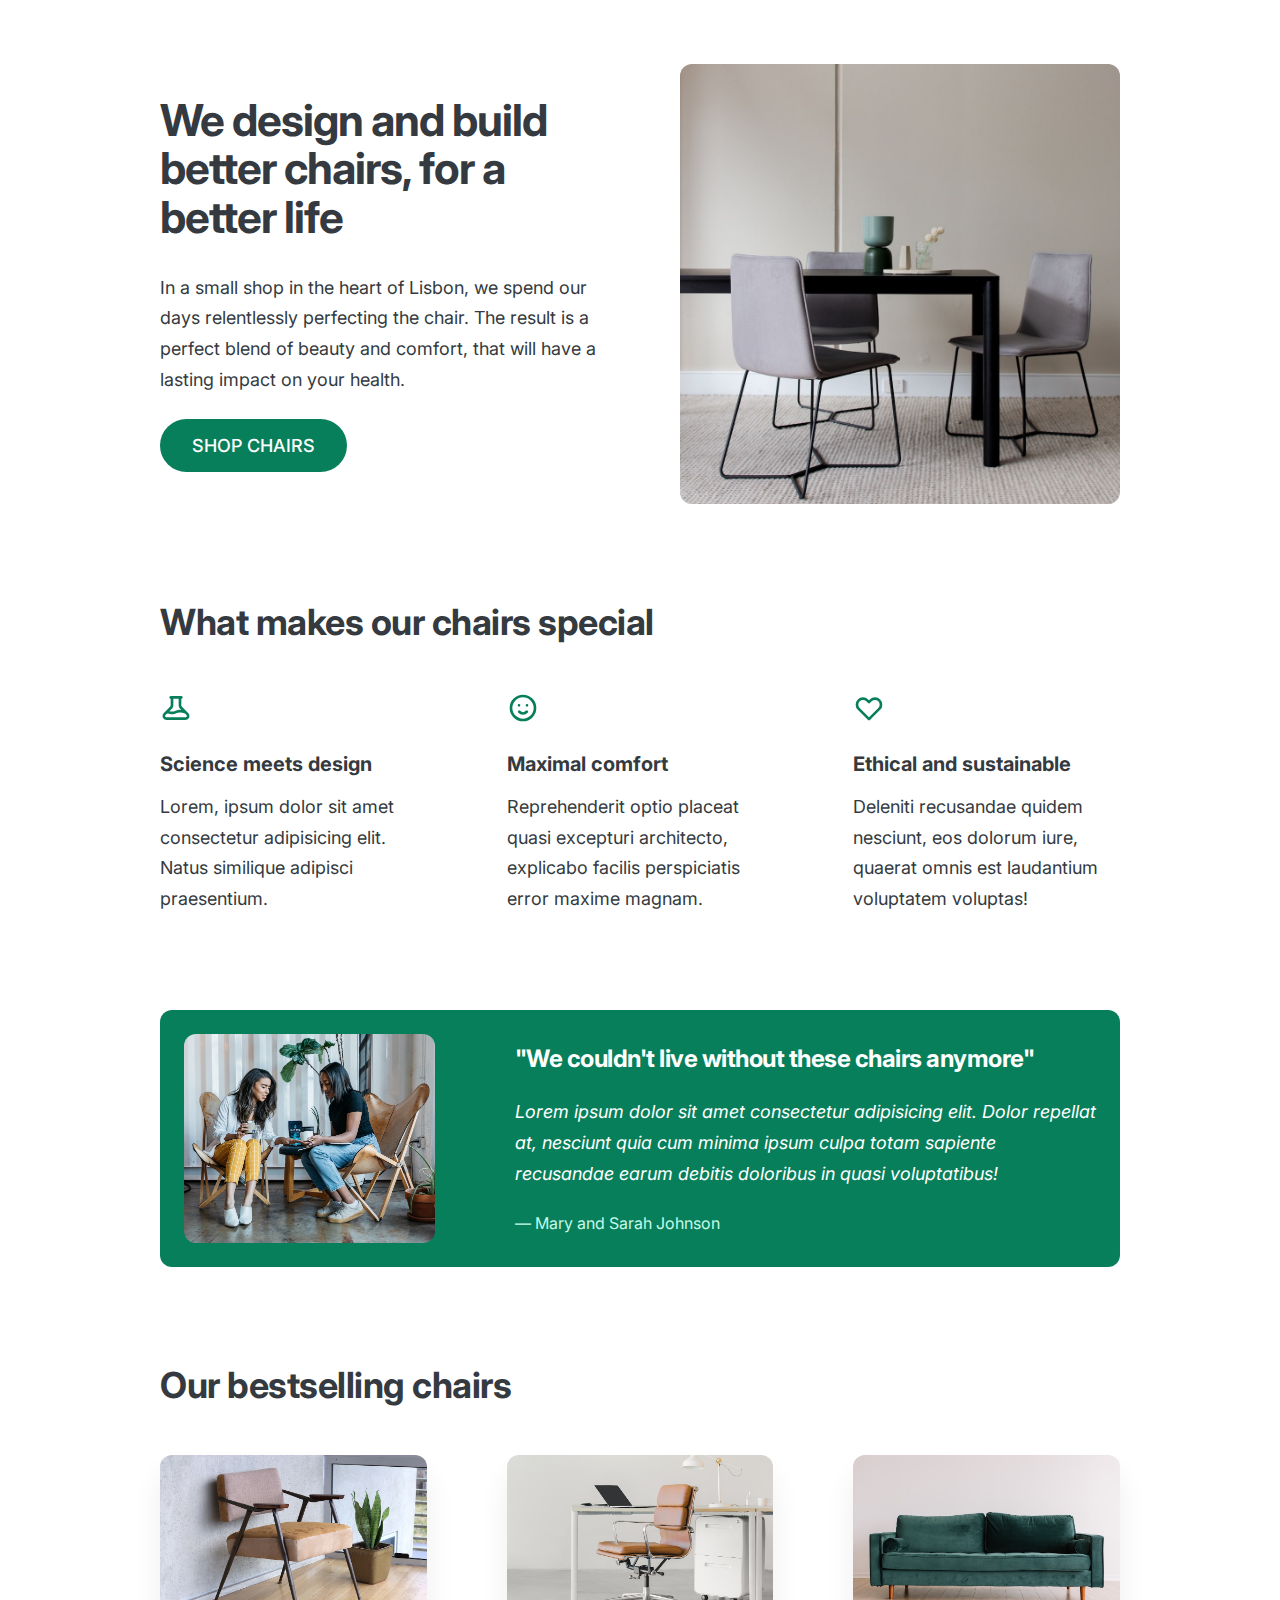
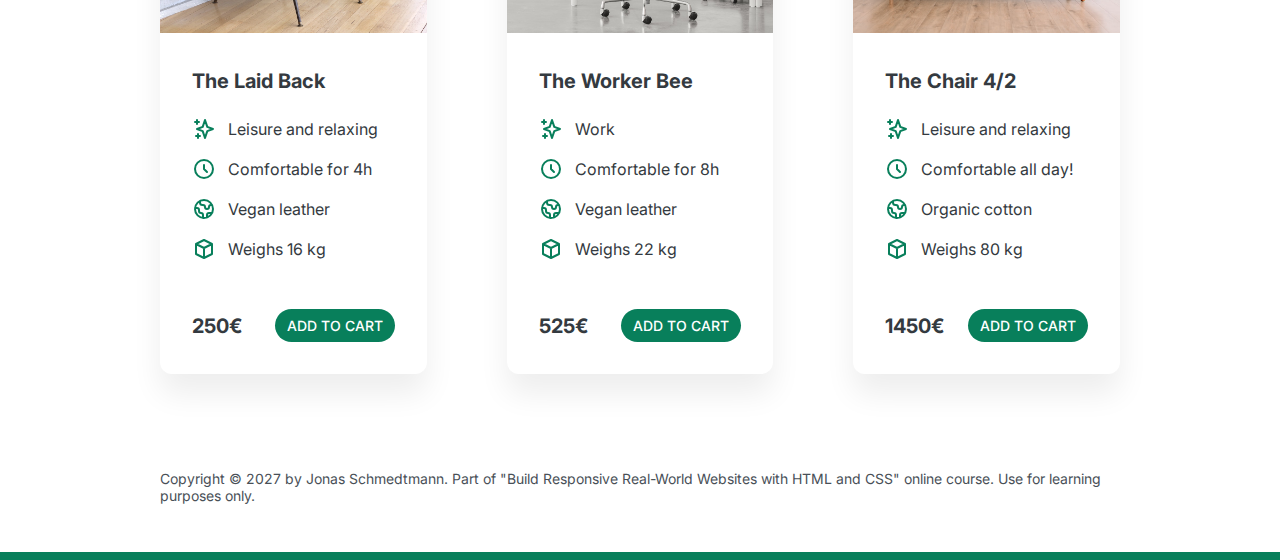
<file: Source/final/05-Design/index.html>
<!DOCTYPE html>
<html lang="en">
  <head>
    <meta charset="UTF-8" />
    <meta http-equiv="X-UA-Compatible" content="IE=edge" />
    <meta name="viewport" content="width=device-width, initial-scale=1.0" />

    <link rel="preconnect" href="https://fonts.gstatic.com" />
    <link
      href="https://fonts.googleapis.com/css2?family=Inter:wght@400;500;700&display=swap"
      rel="stylesheet"
    />

    <link rel="stylesheet" href="style.css" />
    <title>Lisbon Chair Shop</title>
  </head>
  <body>
    <div class="container">
      <header>
        <div class="header-text-box">
          <h1>We design and build better chairs, for a better life</h1>
          <p class="header-text">
            In a small shop in the heart of Lisbon, we spend our days
            relentlessly perfecting the chair. The result is a perfect blend of
            beauty and comfort, that will have a lasting impact on your health.
          </p>
          <a class="btn btn--big" href="#">Shop chairs</a>
        </div>
        <img src="hero.jpg" alt="Photo" />
      </header>

      <section>
        <h2>What makes our chairs special</h2>
        <div class="grid-3-cols">
          <div>
            <svg
              xmlns="http://www.w3.org/2000/svg"
              class="features-icon"
              fill="none"
              viewBox="0 0 24 24"
              stroke="currentColor"
            >
              <path
                stroke-linecap="round"
                stroke-linejoin="round"
                stroke-width="2"
                d="M19.428 15.428a2 2 0 00-1.022-.547l-2.387-.477a6 6 0 00-3.86.517l-.318.158a6 6 0 01-3.86.517L6.05 15.21a2 2 0 00-1.806.547M8 4h8l-1 1v5.172a2 2 0 00.586 1.414l5 5c1.26 1.26.367 3.414-1.415 3.414H4.828c-1.782 0-2.674-2.154-1.414-3.414l5-5A2 2 0 009 10.172V5L8 4z"
              />
            </svg>
            <p class="features-title"><strong>Science meets design</strong></p>
            <p class="features-text">
              Lorem, ipsum dolor sit amet consectetur adipisicing elit. Natus
              similique adipisci praesentium.
            </p>
          </div>

          <div>
            <svg
              xmlns="http://www.w3.org/2000/svg"
              class="features-icon"
              fill="none"
              viewBox="0 0 24 24"
              stroke="currentColor"
            >
              <path
                stroke-linecap="round"
                stroke-linejoin="round"
                stroke-width="2"
                d="M14.828 14.828a4 4 0 01-5.656 0M9 10h.01M15 10h.01M21 12a9 9 0 11-18 0 9 9 0 0118 0z"
              />
            </svg>
            <p class="features-title">
              <strong>Maximal comfort</strong>
            </p>
            <p class="features-text">
              Reprehenderit optio placeat quasi excepturi architecto, explicabo
              facilis perspiciatis error maxime magnam.
            </p>
          </div>

          <div>
            <svg
              xmlns="http://www.w3.org/2000/svg"
              class="features-icon"
              fill="none"
              viewBox="0 0 24 24"
              stroke="currentColor"
            >
              <path
                stroke-linecap="round"
                stroke-linejoin="round"
                stroke-width="2"
                d="M4.318 6.318a4.5 4.5 0 000 6.364L12 20.364l7.682-7.682a4.5 4.5 0 00-6.364-6.364L12 7.636l-1.318-1.318a4.5 4.5 0 00-6.364 0z"
              />
            </svg>
            <p class="features-title">
              <strong>Ethical and sustainable</strong>
            </p>
            <p class="features-text">
              Deleniti recusandae quidem nesciunt, eos dolorum iure, quaerat
              omnis est laudantium voluptatem voluptas!
            </p>
          </div>
        </div>
      </section>

      <section class="testimonial-section">
        <div class="grid-3-cols">
          <img src="customers.jpg" alt="People sitting on chairs" />
          <div class="testimonial-box">
            <h2>"We couldn't live without these chairs anymore"</h2>
            <blockquote class="testimonial-text">
              Lorem ipsum dolor sit amet consectetur adipisicing elit. Dolor
              repellat at, nesciunt quia cum minima ipsum culpa totam sapiente
              recusandae earum debitis doloribus in quasi voluptatibus!
            </blockquote>
            <p class="testimonial-author">&mdash; Mary and Sarah Johnson</p>
          </div>
        </div>
      </section>

      <section>
        <h2>Our bestselling chairs</h2>
        <div class="grid-3-cols">
          <figure class="chair">
            <img src="chair-1.jpg" alt="Chair" />
            <div class="chair-box">
              <h3>The Laid Back</h3>
              <ul class="chair-details">
                <li>
                  <svg
                    xmlns="http://www.w3.org/2000/svg"
                    class="chair-icon"
                    fill="none"
                    viewBox="0 0 24 24"
                    stroke="currentColor"
                  >
                    <path
                      stroke-linecap="round"
                      stroke-linejoin="round"
                      stroke-width="2"
                      d="M5 3v4M3 5h4M6 17v4m-2-2h4m5-16l2.286 6.857L21 12l-5.714 2.143L13 21l-2.286-6.857L5 12l5.714-2.143L13 3z"
                    />
                  </svg>
                  <!-- Span is a generic INLINE text element, it doesn't have any meaning. It's like a div element, but inline -->
                  <span>Leisure and relaxing</span>
                </li>
                <li>
                  <svg
                    xmlns="http://www.w3.org/2000/svg"
                    class="chair-icon"
                    fill="none"
                    viewBox="0 0 24 24"
                    stroke="currentColor"
                  >
                    <path
                      stroke-linecap="round"
                      stroke-linejoin="round"
                      stroke-width="2"
                      d="M12 8v4l3 3m6-3a9 9 0 11-18 0 9 9 0 0118 0z"
                    />
                  </svg>
                  <span>Comfortable for 4h</span>
                </li>
                <li>
                  <svg
                    xmlns="http://www.w3.org/2000/svg"
                    class="chair-icon"
                    fill="none"
                    viewBox="0 0 24 24"
                    stroke="currentColor"
                  >
                    <path
                      stroke-linecap="round"
                      stroke-linejoin="round"
                      stroke-width="2"
                      d="M3.055 11H5a2 2 0 012 2v1a2 2 0 002 2 2 2 0 012 2v2.945M8 3.935V5.5A2.5 2.5 0 0010.5 8h.5a2 2 0 012 2 2 2 0 104 0 2 2 0 012-2h1.064M15 20.488V18a2 2 0 012-2h3.064M21 12a9 9 0 11-18 0 9 9 0 0118 0z"
                    />
                  </svg>
                  <span>Vegan leather</span>
                </li>
                <li>
                  <svg
                    xmlns="http://www.w3.org/2000/svg"
                    class="chair-icon"
                    fill="none"
                    viewBox="0 0 24 24"
                    stroke="currentColor"
                  >
                    <path
                      stroke-linecap="round"
                      stroke-linejoin="round"
                      stroke-width="2"
                      d="M20 7l-8-4-8 4m16 0l-8 4m8-4v10l-8 4m0-10L4 7m8 4v10M4 7v10l8 4"
                    />
                  </svg>
                  <span>Weighs 16 kg</span>
                </li>
              </ul>
              <div class="chair-price">
                <strong>250€</strong>
                <a href="#" class="btn btn--small">Add to cart</a>
              </div>
            </div>
          </figure>

          <figure class="chair">
            <img src="chair-2.jpg" alt="Chair" />
            <div class="chair-box">
              <h3>The Worker Bee</h3>
              <ul class="chair-details">
                <li>
                  <svg
                    xmlns="http://www.w3.org/2000/svg"
                    class="chair-icon"
                    fill="none"
                    viewBox="0 0 24 24"
                    stroke="currentColor"
                  >
                    <path
                      stroke-linecap="round"
                      stroke-linejoin="round"
                      stroke-width="2"
                      d="M5 3v4M3 5h4M6 17v4m-2-2h4m5-16l2.286 6.857L21 12l-5.714 2.143L13 21l-2.286-6.857L5 12l5.714-2.143L13 3z"
                    />
                  </svg>
                  <span>Work</span>
                </li>
                <li>
                  <svg
                    xmlns="http://www.w3.org/2000/svg"
                    class="chair-icon"
                    fill="none"
                    viewBox="0 0 24 24"
                    stroke="currentColor"
                  >
                    <path
                      stroke-linecap="round"
                      stroke-linejoin="round"
                      stroke-width="2"
                      d="M12 8v4l3 3m6-3a9 9 0 11-18 0 9 9 0 0118 0z"
                    />
                  </svg>
                  <span>Comfortable for 8h</span>
                </li>
                <li>
                  <svg
                    xmlns="http://www.w3.org/2000/svg"
                    class="chair-icon"
                    fill="none"
                    viewBox="0 0 24 24"
                    stroke="currentColor"
                  >
                    <path
                      stroke-linecap="round"
                      stroke-linejoin="round"
                      stroke-width="2"
                      d="M3.055 11H5a2 2 0 012 2v1a2 2 0 002 2 2 2 0 012 2v2.945M8 3.935V5.5A2.5 2.5 0 0010.5 8h.5a2 2 0 012 2 2 2 0 104 0 2 2 0 012-2h1.064M15 20.488V18a2 2 0 012-2h3.064M21 12a9 9 0 11-18 0 9 9 0 0118 0z"
                    />
                  </svg>
                  <span>Vegan leather</span>
                </li>
                <li>
                  <svg
                    xmlns="http://www.w3.org/2000/svg"
                    class="chair-icon"
                    fill="none"
                    viewBox="0 0 24 24"
                    stroke="currentColor"
                  >
                    <path
                      stroke-linecap="round"
                      stroke-linejoin="round"
                      stroke-width="2"
                      d="M20 7l-8-4-8 4m16 0l-8 4m8-4v10l-8 4m0-10L4 7m8 4v10M4 7v10l8 4"
                    />
                  </svg>
                  <span>Weighs 22 kg</span>
                </li>
              </ul>
              <div class="chair-price">
                <strong>525€</strong>
                <a href="#" class="btn btn--small">Add to cart</a>
              </div>
            </div>
          </figure>

          <figure class="chair">
            <img src="chair-3.jpg" alt="Chair" />
            <div class="chair-box">
              <h3>The Chair 4/2</h3>
              <ul class="chair-details">
                <li>
                  <svg
                    xmlns="http://www.w3.org/2000/svg"
                    class="chair-icon"
                    fill="none"
                    viewBox="0 0 24 24"
                    stroke="currentColor"
                  >
                    <path
                      stroke-linecap="round"
                      stroke-linejoin="round"
                      stroke-width="2"
                      d="M5 3v4M3 5h4M6 17v4m-2-2h4m5-16l2.286 6.857L21 12l-5.714 2.143L13 21l-2.286-6.857L5 12l5.714-2.143L13 3z"
                    />
                  </svg>
                  <span>Leisure and relaxing</span>
                </li>
                <li>
                  <svg
                    xmlns="http://www.w3.org/2000/svg"
                    class="chair-icon"
                    fill="none"
                    viewBox="0 0 24 24"
                    stroke="currentColor"
                  >
                    <path
                      stroke-linecap="round"
                      stroke-linejoin="round"
                      stroke-width="2"
                      d="M12 8v4l3 3m6-3a9 9 0 11-18 0 9 9 0 0118 0z"
                    />
                  </svg>
                  <span>Comfortable all day!</span>
                </li>
                <li>
                  <svg
                    xmlns="http://www.w3.org/2000/svg"
                    class="chair-icon"
                    fill="none"
                    viewBox="0 0 24 24"
                    stroke="currentColor"
                  >
                    <path
                      stroke-linecap="round"
                      stroke-linejoin="round"
                      stroke-width="2"
                      d="M3.055 11H5a2 2 0 012 2v1a2 2 0 002 2 2 2 0 012 2v2.945M8 3.935V5.5A2.5 2.5 0 0010.5 8h.5a2 2 0 012 2 2 2 0 104 0 2 2 0 012-2h1.064M15 20.488V18a2 2 0 012-2h3.064M21 12a9 9 0 11-18 0 9 9 0 0118 0z"
                    />
                  </svg>
                  <span>Organic cotton</span>
                </li>
                <li>
                  <svg
                    xmlns="http://www.w3.org/2000/svg"
                    class="chair-icon"
                    fill="none"
                    viewBox="0 0 24 24"
                    stroke="currentColor"
                  >
                    <path
                      stroke-linecap="round"
                      stroke-linejoin="round"
                      stroke-width="2"
                      d="M20 7l-8-4-8 4m16 0l-8 4m8-4v10l-8 4m0-10L4 7m8 4v10M4 7v10l8 4"
                    />
                  </svg>
                  <span>Weighs 80 kg</span>
                </li>
              </ul>
              <div class="chair-price">
                <strong>1450€</strong>
                <a href="#" class="btn btn--small">Add to cart</a>
              </div>
            </div>
          </figure>
        </div>
      </section>

      <footer>
        Copyright &copy; 2027 by Jonas Schmedtmann. Part of "Build Responsive
        Real-World Websites with HTML and CSS" online course. Use for learning
        purposes only.
      </footer>
    </div>
  </body>
</html>
</file>
<file: Sandbox/03-CSS-Fundamentals/styles.css>
* {
    margin: 0;
    padding: 0;
}

/*Page Sections */

body {
    font-family: sans-serif;
    color: #444;
    border-top: 10px solid #1098ad;
}

.container {
    width: 90%;
    margin: 0 auto;
    border: 5px solid #087f5b;
}

.main-header {
    background-color: #f7f7f7;
    padding: 20px 40px;
    margin-bottom: 60px;
}

.post-header {
    margin-bottom: 40px;
    position: relative;
}

nav {
    font-size: 18px;
}

aside {
    background-color: #f7f7f7;
    border-top: 5px solid #1098ad;
    border-bottom: 5px solid #1098ad;
    margin: 0;
    padding: 50px 0;
    width: 500px;
}

/*Smaller Element */

h1, h2, h3 {
    color: #1098ad;
}

h1 {
    font-size: 26px;
    text-transform: uppercase;
    font-style: italic;
}

h2 {
    font-size: 40px;
    margin-bottom: 30px;
}

h3 {
    font-size: 30px;
    margin-bottom: 20px;
    margin-top: 40px;
}

h4 {
    font-size: 30px;
    text-transform: uppercase;
    text-align: center;
}

p {
    font-size: 22px;
    line-height: 1.5;
    marign-bottom: 15px;
}

/*we do not style the ul or ol Element */

ul, ol {
    margin-left: 50px;
}

li {
    font-size: 20px;
    margin-bottom: 10px;
}

li:last-child {
    margin-bottom: 0;
}

/* Descendant Selector */

/*footer  p {
    font-size: 16px;
}*/

#copyright {
    font-size: 16px;
}

#author {
    font-style: italic;
    font-size: 18px;
}

.related-author {
    font-size: 18px;
    font-weight: bold;
}

.related {
    list-style: none;
}


/* Pseudo-classes */

ul li:first-child {
    border: 3px solid red;
}

ul li:last-child {
    border: 3px solid red;
}

li:nth-child(3) {
    background-color: red;
}

/*Misconception : this won't work*/
article p:first-child {
    border: 3px solid rebeccapurple;
}

/* Styling  links */

a:link {
    color: #1098ad;
    text-decoration: none;
}

a:visited {
    color: #1098ad;
}

a:hover {
    color: orangered;
    font-weight: bold;
    text-decoration: underline orangered;
}

a:active {
    background-color: black;
}

nav a:link {
    margin-right: 30px;
    margin-top: 20px;
    display: inline-block;
}

nav a:link:last-child {
    margin-right: 0;
}


.post-image {
    width: 100%;
    height: auto;
}

button {
    font-size: 22px;
    padding: 10px 20px;
    cursor: pointer;
    position: absolute;
    bottom: 50px;
    right: 50px;
}

/* ---------- Pseudo-elements ---------- */

h1::first-letter {
    font-style: normal;
    margin-right: 5px;
}

/* Adjacent element */
h3 + p::first-line {
    /*color: #d6336c;*/
}

h2 {
    position: relative;
}

h2::after {
    content: "TOP";
    background-color: #ffe70e;
    color: #333333;
    font-size: 16px;
    font-weight: bold;
    display: inline-block;
    padding: 5px 10px;
    position: absolute;
    top: -15px;
    right: -25px;
}
</file>
<file: Sandbox/04-CSS-Layouts/style.css>
* {
    box-sizing: border-box;
    margin: 0;
    padding: 0;
}

/* PAGE SECTIONS */
body {
    color: #444;
    font-family: sans-serif;

    border-top: 10px solid #1098ad;
    position: relative;
}

.container {
    width: 1200px;
    /* margin-left: auto;
    margin-right: auto; */
    margin: 0 auto;
}

.main-header {
    background-color: #f7f7f7;
    /* padding: 20px;
    padding-left: 40px;
    padding-right: 40px; */
    padding: 20px 40px;
    /* height: 80px; */
}

nav {
    font-size: 18px;
    /* text-align: center; */
}


.post-header {
    margin-bottom: 40px;
    /* position: relative; */
}

aside {
    background-color: #f7f7f7;
    border-top: 5px solid #1098ad;
    border-bottom: 5px solid #1098ad;
    padding: 50px 40px;
}

/* SMALLER ELEMENTS */
h1,
h2,
h3 {
    color: #1098ad;
}

h1 {
    font-size: 26px;
    text-transform: uppercase;
    font-style: italic;
}

h2 {
    font-size: 40px;
    margin-bottom: 30px;
}

h3 {
    font-size: 30px;
    margin-bottom: 20px;
    margin-top: 40px;
}

h4 {
    font-size: 20px;
    text-transform: uppercase;
    text-align: center;
}

p {
    font-size: 22px;
    line-height: 1.5;
}

ul,
ol {
    margin-bottom: 20px;
}

li {
    font-size: 20px;
    margin-bottom: 10px;
    /* display: inline; */
}

li:last-child {
    margin-bottom: 0;
}

/* footer p {
  font-size: 16px;
} */

/* article header p {
  font-style: italic;
} */

#author {
    font-style: italic;
    font-size: 18px;
    margin-left: 15px;
}

#copyright {
    font-size: 16px;
}

.related-author {
    font-weight: normal;
    font-style: italic;
    font-size: 14px;
}

/* ul {
  list-style: none;
} */

.related {
    list-style: none;
    margin-left: 0;
}

body {
    /* background-color: orangered; */
}

/* .first-li {
  font-weight: bold;
} */

li:first-child {
    font-weight: bold;
}

li:last-child {
    font-style: italic;
}

li:nth-child(even) {
    /* color: red; */
}

/* Misconception: this won't work! */
article p:first-child {
    color: red;
}

/* Styling links */
a:link {
    color: #1098ad;
    text-decoration: none;
}

a:visited {
    /* color: #777; */
    color: #1098ad;
}

a:hover {
    color: orangered;
    font-weight: bold;
    text-decoration: underline orangered;
}

a:active {
    background-color: black;
    font-style: italic;
}

/* LVHA */

.post-img {
    width: 100%;
    height: auto;
}

nav a:link {
    /* background-color: orangered;
    margin: 20px;
    padding: 20px;

    display: block; */

    margin-right: 30px;
    display: inline-block;
}

nav a:link:last-child {
    margin-right: 0;
}

button {
    font-size: 22px;
    padding: 20px;
    cursor: pointer;

    position: absolute;
    /* top: 50px;
    left: 50px; */
    bottom: 50px;
    right: 50px;
}

h1::first-letter {
    font-style: normal;
    margin-right: 5px;
}

h3 + p::first-line {
    /* color: red; */
}

h2 {
    /* background-color: orange; */
    position: relative;
}

h2::before {
    content: "TOP";
    background-color: #ffe70e;
    color: #444;
    font-size: 16px;
    font-weight: bold;
    display: inline-block;
    padding: 5px 10px;
    position: absolute;
    top: -10px;
    right: -25px;
}

/* Resolving conflicts */
/* #copyright {
  color: red;
}

.copyright {
  color: blue;
}

.text {
  color: yellow;
}

footer p {
  color: green !important;
} */

/* nav a:link,
nav p {
  font-size: 18px;
} */


/* FLOATS */

/*.author-image {*/
/*    float: left;*/
/*    margin-bottom: 20px;*/
/*}*/

/*#author {*/
/*    float: left;*/
/*    margin-top: 10px;*/
/*    margin-left: 20px;*/
/*}*/

/*h1 {*/
/*    float: left;*/
/*}*/

/*nav {*/
/*    float: right;*/
/*}*/

/*.clear {*/
/*    clear: both;*/
/*}*/

/*.clearfix::after {*/
/*    content: "";*/
/*    display: block;*/
/*    clear: both;*/
/*}*/

/*article {*/
/*    width: 825px;*/
/*    float: left;*/
/*}*/

/*aside {*/
/*    width: 300px;*/
/*    float: right;*/
/*}*/

/*footer {*/
/*    clear: both;*/
/*}*/


/* FlexBox */

.main-header {
    display: flex;
    align-items: center;
    justify-content: space-between;
}

.author-box {
    display: flex;
    align-items: center;
    margin-bottom: 15px;
}

.related-link:link {
    font-size: 17px;
    font-weight: bold;
    font-style: normal;
    display: inline-block;
    margin-bottom: 5px;
}

.related-post {
    display: flex;
    align-items: center;
    gap: 20px;
    margin-bottom: 30px;
}

/*Flexbox Layout*/
/*.row {*/
/*    display: flex;*/
/*    gap: 75px;*/
/*    align-items: flex-start;*/
/*    margin-bottom: 60px;*/
/*}*/

/*aside {*/
/*    flex: 0 0 300px;*/
/*}*/

/*article {*/
/*    flex: 1;*/
/*    margin-bottom: 0;*/
/*}*/


.container {
    display: grid;
    grid-template-columns: 1fr 300px;
    column-gap: 75px;
    row-gap: 60px;
}

.main-header {
    grid-column: 1 / -1;
}

article {
}

aside {
    align-self: start;
}

footer {
    grid-column: 1 / -1;
}
</file>
<file: starter/03-CSS-Fundamentals/styles.css>
* {
    margin: 0;
    padding: 0;
}

/*Page Sections */

body {
    font-family: sans-serif;
    color: #444;
    border-top: 10px solid #1098ad;
}

.container {
    width: 90%;
    margin: 0 auto;
    border: 5px solid #087f5b;
}

.main-header {
    background-color: #f7f7f7;
    padding: 20px 40px;
    margin-bottom: 60px;
}

.post-header {
    margin-bottom: 40px;
}

nav {
    font-size: 18px;
}

aside {
    background-color: #f7f7f7;
    border-top: 5px solid #1098ad;
    border-bottom: 5px solid #1098ad;
    margin: 0;
    padding: 50px 0;
    width: 500px;
}

/*Smaller Element */

h1, h2, h3 {
    color: #1098ad;
}

h1 {
    font-size: 26px;
    text-transform: uppercase;
    font-style: italic;
}

h2 {
    font-size: 40px;
    margin-bottom: 30px;
}

h3 {
    font-size: 30px;
    margin-bottom: 20px;
    margin-top: 40px;
}

h4 {
    font-size: 30px;
    text-transform: uppercase;
    text-align: center;
}

p {
    font-size: 22px;
    line-height: 1.5;
    marign-bottom: 15px;
}

/*we do not style the ul or ol Element */

ul, ol {
    margin-left: 50px;
}

li {
    font-size: 20px;
    margin-bottom: 10px;
}

li:last-child {
    margin-bottom: 0;
}

/* Descendant Selector */

/*footer  p {
    font-size: 16px;
}*/

#copyright {
    font-size: 16px;
}

#author {
    font-style: italic;
    font-size: 18px;
}

.related-author {
    font-size: 18px;
    font-weight: bold;
}

.related {
    list-style: none;
}


/* Pseudo-classes */

ul li:first-child {
    border: 3px solid red;
}

ul li:last-child {
    border: 3px solid red;
}

li:nth-child(3) {
    background-color: red;
}

/*Misconception : this won't work*/
article p:first-child {
    border: 3px solid rebeccapurple;
}

/* Styling  links */

a:link {
    color: #1098ad;
    text-decoration: none;
}

a:visited {
    color: #1098ad;
}

a:hover {
    color: orangered;
    font-weight: bold;
    text-decoration: underline orangered;
}

a:active {
    background-color: black;
}

nav a:link {
    margin-right: 30px;
    margin-top: 20px;
    display: inline-block;
}

nav a:link:last-child {
    margin-right: 0;
}


.post-image {
    width: 100%;
    height: auto;
}
</file>
<file: starter/04-CSS-Layouts/style.css>
* {
  /* border-top: 10px solid #1098ad; */
  margin: 0;
  padding: 0;
}

/* PAGE SECTIONS */
body {
  color: #444;
  font-family: sans-serif;

  border-top: 10px solid #1098ad;
  position: relative;
}

.container {
  width: 800px;
  /* margin-left: auto;
  margin-right: auto; */
  margin: 0 auto;
}

.main-header {
  background-color: #f7f7f7;
  /* padding: 20px;
  padding-left: 40px;
  padding-right: 40px; */
  padding: 20px 40px;
  margin-bottom: 60px;
  /* height: 80px; */
}

nav {
  font-size: 18px;
  /* text-align: center; */
}

article {
  margin-bottom: 60px;
}

.post-header {
  margin-bottom: 40px;
  /* position: relative; */
}

aside {
  background-color: #f7f7f7;
  border-top: 5px solid #1098ad;
  border-bottom: 5px solid #1098ad;
  /* padding-top: 50px;
  padding-bottom: 50px; */
  padding: 50px 0;
  width: 500px;
}

/* SMALLER ELEMENTS */
h1,
h2,
h3 {
  color: #1098ad;
}

h1 {
  font-size: 26px;
  text-transform: uppercase;
  font-style: italic;
}

h2 {
  font-size: 40px;
  margin-bottom: 30px;
}

h3 {
  font-size: 30px;
  margin-bottom: 20px;
  margin-top: 40px;
}

h4 {
  font-size: 20px;
  text-transform: uppercase;
  text-align: center;
}

p {
  font-size: 22px;
  line-height: 1.5;
  margin-bottom: 15px;
}

ul,
ol {
  margin-left: 50px;
  margin-bottom: 20px;
}

li {
  font-size: 20px;
  margin-bottom: 10px;
  /* display: inline; */
}

li:last-child {
  margin-bottom: 0;
}

/* footer p {
  font-size: 16px;
} */

/* article header p {
  font-style: italic;
} */

#author {
  font-style: italic;
  font-size: 18px;
}

#copyright {
  font-size: 16px;
}

.related-author {
  font-size: 18px;
  font-weight: bold;
}

/* ul {
  list-style: none;
} */

.related {
  list-style: none;
}

body {
  /* background-color: orangered; */
}

/* .first-li {
  font-weight: bold;
} */

li:first-child {
  font-weight: bold;
}

li:last-child {
  font-style: italic;
}

li:nth-child(even) {
  /* color: red; */
}

/* Misconception: this won't work! */
article p:first-child {
  color: red;
}

/* Styling links */
a:link {
  color: #1098ad;
  text-decoration: none;
}

a:visited {
  /* color: #777; */
  color: #1098ad;
}

a:hover {
  color: orangered;
  font-weight: bold;
  text-decoration: underline orangered;
}

a:active {
  background-color: black;
  font-style: italic;
}
/* LVHA */

.post-img {
  width: 100%;
  height: auto;
}

nav a:link {
  /* background-color: orangered;
  margin: 20px;
  padding: 20px;

  display: block; */

  margin-right: 30px;
  margin-top: 10px;
  display: inline-block;
}

nav a:link:last-child {
  margin-right: 0;
}

button {
  font-size: 22px;
  padding: 20px;
  cursor: pointer;

  position: absolute;
  /* top: 50px;
  left: 50px; */
  bottom: 50px;
  right: 50px;
}

h1::first-letter {
  font-style: normal;
  margin-right: 5px;
}

h3 + p::first-line {
  /* color: red; */
}

h2 {
  /* background-color: orange; */
  position: relative;
}

h2::before {
  content: "TOP";
  background-color: #ffe70e;
  color: #444;
  font-size: 16px;
  font-weight: bold;
  display: inline-block;
  padding: 5px 10px;
  position: absolute;
  top: -10px;
  right: -25px;
}

/* Resolving conflicts */
/* #copyright {
  color: red;
}

.copyright {
  color: blue;
}

.text {
  color: yellow;
}

footer p {
  color: green !important;
} */

/* nav a:link,
nav p {
  font-size: 18px;
} */
</file>
<file: starter/05-Design/style.css>
/*
SPACING SYSTEM (px)
2 / 4 / 8 / 12 / 16 / 24 / 32 / 48 / 64 / 80 / 96 / 128

FONT SIZE SYSTEM (px)
10 / 12 / 14 / 16 / 18 / 20 / 24 / 30 / 36 / 44 / 52 / 62 / 74 / 86 / 98
*/

* {
  margin: 0;
  padding: 0;
  box-sizing: border-box;
}

/* ------------------------ */
/* GENERAL STYLES */
/* ------------------------ */
body {
  font-family: sans-serif;
}

.container {
  width: 960px;
  margin: 0 auto;
}

header,
section {
  margin-bottom: 48px;
}

h2 {
  margin-bottom: 48px;
}

.grid-3-cols {
  display: grid;
  grid-template-columns: repeat(3, 1fr);
  column-gap: 80px;
}

/* ------------------------ */
/* COMPONENT STYLES */
/* ------------------------ */

/* HEADER */
header {
  display: grid;
  grid-template-columns: repeat(2, 1fr);
  column-gap: 80px;
  margin-top: 48px;
}

.header-text-box {
  align-self: center;
}

h1 {
  margin-bottom: 24px;
}

.header-text {
  margin-bottom: 24px;
}

img {
  width: 100%;
}

/* FEATURES */
.features-icon {
}

.features-title {
  margin-bottom: 16px;
}

.features-text {
}

/* TESTIMONIAL */
.testimonial-section {
}

.testimonial-box {
  grid-column: 2 / -1;
  align-self: center;
}

.testimonial-box h2 {
  margin-bottom: 24px;
}

.testimonial-text {
  font-style: italic;
  margin-bottom: 24px;
}

/* CHAIRS */
.chair-box {
  padding: 24px;
}

h3 {
  margin-bottom: 24px;
}

.chair-details {
  list-style: none;
  margin-bottom: 24px;
}

.chair-details li {
  display: flex;
  align-items: center;
  gap: 12px;
  margin-bottom: 24px;
}

.chair-details li:last-child {
  margin-bottom: 0;
}

.chair-icon {
}

.chair-price {
  display: flex;
  justify-content: space-between;
}

footer {
  margin-bottom: 48px;
}
</file>
<file: Source/final/04-CSS-Layouts/style.css>
* {
  /* border-top: 10px solid #1098ad; */
  margin: 0;
  padding: 0;
  box-sizing: border-box;
}

/* PAGE SECTIONS */
body {
  color: #444;
  font-family: sans-serif;

  border-top: 10px solid #1098ad;
  position: relative;
}

.container {
  width: 1200px;
  /* margin-left: auto;
  margin-right: auto; */
  margin: 0 auto;
}

.main-header {
  background-color: #f7f7f7;
  /* padding: 20px;
  padding-left: 40px;
  padding-right: 40px; */
  padding: 20px 40px;
  /* margin-bottom: 60px; */
  /* height: 80px; */
}

nav {
  font-size: 18px;
  /* text-align: center; */
}

article {
  /* margin-bottom: 60px; */
}

.post-header {
  margin-bottom: 40px;
  /* position: relative; */
}

aside {
  background-color: #f7f7f7;
  border-top: 5px solid #1098ad;
  border-bottom: 5px solid #1098ad;
  padding: 50px 40px;
}

/* SMALLER ELEMENTS */
h1,
h2,
h3 {
  color: #1098ad;
}

h1 {
  font-size: 26px;
  text-transform: uppercase;
  font-style: italic;
}

h2 {
  font-size: 40px;
  margin-bottom: 30px;
}

h3 {
  font-size: 30px;
  margin-bottom: 20px;
  margin-top: 40px;
}

h4 {
  font-size: 20px;
  text-transform: uppercase;
  text-align: center;
  margin-bottom: 30px;
}

p {
  font-size: 22px;
  line-height: 1.5;
  margin-bottom: 15px;
}

ul,
ol {
  margin-left: 50px;
  margin-bottom: 20px;
}

li {
  font-size: 20px;
  margin-bottom: 10px;
  /* display: inline; */
}

li:last-child {
  margin-bottom: 0;
}

/* footer p {
  font-size: 16px;
} */

/* article header p {
  font-style: italic;
} */

#author {
  font-style: italic;
  font-size: 18px;
}

#copyright {
  font-size: 16px;
}

.related-author {
  font-size: 18px;
  font-weight: bold;
}

/* ul {
  list-style: none;
} */

.related {
  list-style: none;
  margin-left: 0;
}

body {
  /* background-color: orangered; */
}

/* .first-li {
  font-weight: bold;
} */

li:first-child {
  font-weight: bold;
}

li:last-child {
  font-style: italic;
}

li:nth-child(even) {
  /* color: red; */
}

/* Misconception: this won't work! */
article p:first-child {
  color: red;
}

/* Styling links */
a:link {
  color: #1098ad;
  text-decoration: none;
}

a:visited {
  /* color: #777; */
  color: #1098ad;
}

a:hover {
  color: orangered;
  font-weight: bold;
  text-decoration: underline orangered;
}

a:active {
  background-color: black;
  font-style: italic;
}
/* LVHA */

.post-img {
  width: 100%;
  height: auto;
}

nav a:link {
  /* background-color: orangered;
  margin: 20px;
  padding: 20px;

  display: block; */

  margin-right: 30px;
  display: inline-block;
}

nav a:link:last-child {
  margin-right: 0;
}

button {
  font-size: 22px;
  padding: 20px;
  cursor: pointer;

  position: absolute;
  /* top: 50px;
  left: 50px; */
  bottom: 50px;
  right: 50px;
}

h1::first-letter {
  font-style: normal;
  margin-right: 5px;
}

h3 + p::first-line {
  /* color: red; */
}

h2 {
  /* background-color: orange; */
  position: relative;
}

h2::before {
  content: "TOP";
  background-color: #ffe70e;
  color: #444;
  font-size: 16px;
  font-weight: bold;
  display: inline-block;
  padding: 5px 10px;
  position: absolute;
  top: -10px;
  right: -25px;
}

/* Resolving conflicts */
/* #copyright {
  color: red;
}

.copyright {
  color: blue;
}

.text {
  color: yellow;
}

footer p {
  color: green !important;
} */

/* nav a:link,
nav p {
  font-size: 18px;
} */

/* FLOATS */
/*
.author-img {
  float: left;
  margin-bottom: 20px;
}

.author {
  float: left;
  margin-top: 10px;
  margin-left: 20px;
}

h1 {
  float: left;
}

nav {
  float: right;
}

.clear {
  clear: both;
}

.clearfix::after {
  clear: both;
  content: "";
  display: block;
}

article {
  width: 825px;
  float: left;
}

aside {
  width: 300px;
  float: right;
}

footer {
  clear: both;
}
*/

/* FLEXBOX */
.main-header {
  display: flex;
  align-items: center;
  justify-content: space-between;
}

.author-box {
  display: flex;
  align-items: center;
  margin-bottom: 15px;
}

.author {
  margin-bottom: 0;
  margin-left: 15px;
}

.related-post {
  display: flex;
  align-items: center;
  gap: 20px;
  margin-bottom: 30px;
}

.related-link:link {
  font-size: 17px;
  font-weight: bold;
  font-style: normal;
  margin-bottom: 5px;
  display: block;
}

.related-author {
  margin-bottom: 0;
  font-size: 14px;
  font-weight: normal;
  font-style: italic;
}

/* FLEXBOX LAYOUT */
/* .row {
  display: flex;
  align-items: flex-start;
  gap: 75px;
  margin-bottom: 60px;
}

article {
  flex: 1;
  margin-bottom: 0;
}

aside {
  
  DEFAULTS:
  flex-grow: 0;
  flex-shrink: 1;
  flex-basis: auto;

  flex: 0 0 300px;
} */

/* CSS GRID LAYOUT */
.container {
  display: grid;
  grid-template-columns: 1fr 300px;
  column-gap: 75px;
  row-gap: 60px;
  align-items: start;
}

.main-header {
  /* grid-column: 1 / span 2; */
  grid-column: 1 / -1;
}

article {
}

aside {
}

footer {
  grid-column: 1 / -1;
}
</file>
<file: Source/final/05-Design/style.css>
/*
SPACING SYSTEM (px)
2 / 4 / 8 / 12 / 16 / 24 / 32 / 48 / 64 / 80 / 96 / 128

FONT SIZE SYSTEM (px)
10 / 12 / 14 / 16 / 18 / 20 / 24 / 30 / 36 / 44 / 52 / 62 / 74 / 86 / 98
*/

/* 
MAIN COLOR: #087f5b
GREY COLOR: #343a40
*/

* {
  margin: 0;
  padding: 0;
  box-sizing: border-box;
}

/* ------------------------ */
/* GENERAL STYLES */
/* ------------------------ */
body {
  font-family: "Inter", sans-serif;
  color: #343a40;
  border-bottom: 8px solid #087f5b;
}

.container {
  width: 960px;
  margin: 0 auto;
}

header,
section {
  margin-bottom: 96px;
}

h2 {
  margin-bottom: 48px;
  font-size: 36px;
  letter-spacing: -0.5px;
  /* 24 / 30 / 36 */
}

.grid-3-cols {
  display: grid;
  grid-template-columns: repeat(3, 1fr);
  column-gap: 80px;
}

.btn:link,
.btn:visited {
  background-color: #087f5b;
  color: #fff;
  text-decoration: none;
  text-transform: uppercase;
  font-weight: 500;

  display: inline-block;
  border-radius: 100px;
}

.btn:hover,
.btn:active {
  background-color: #099268;
}

.btn--big {
  font-size: 18px;
  padding: 16px 32px;
}

.btn--small {
  font-size: 14px;
  padding: 8px 12px;
}

img {
  border-radius: 12px;
}

/* ------------------------ */
/* COMPONENT STYLES */
/* ------------------------ */

/* HEADER */
header {
  display: grid;
  grid-template-columns: repeat(2, 1fr);
  column-gap: 80px;
  margin-top: 64px;
}

.header-text-box {
  align-self: center;
}

h1 {
  margin-bottom: 32px;
  font-size: 44px;
  line-height: 1.1;
  letter-spacing: -1px;
  /* 44 / 52 / 62 */

  /* text-shadow: 0 5px 5px rgba(0, 0, 0, 0.2); */
}

.header-text {
  margin-bottom: 24px;
  font-size: 18px;
  line-height: 1.7;
}

img {
  width: 100%;
}

/* FEATURES */
.features-icon {
  stroke: #087f5b;
  width: 32px;
  heigh: 32px;
  margin-bottom: 24px;
}

.features-title {
  margin-bottom: 16px;
  font-size: 20px;
}

.features-text {
  font-size: 18px;
  line-height: 1.7;
}

/* TESTIMONIAL */
.testimonial-section {
  background-color: #087f5b;
  color: #fff;
  padding: 24px;
  border-radius: 12px;
}

.testimonial-box {
  grid-column: 2 / -1;
  align-self: center;
}

.testimonial-box h2 {
  margin-bottom: 24px;
  /* 20 / 24 / 30 */
  font-size: 24px;
}

.testimonial-text {
  font-style: italic;
  margin-bottom: 24px;
  font-size: 18px;
  line-height: 1.7;
  color: ##e6fcf5;
}

.testimonial-author {
  color: #c3fae8;
}

/* CHAIRS */
.chair {
  box-shadow: 0 20px 30px 0 rgba(0, 0, 0, 0.07);
  border-radius: 12px;
}

.chair img {
  border-bottom-left-radius: 0;
  border-bottom-right-radius: 0;
}

.chair-box {
  padding: 32px;
}

h3 {
  margin-bottom: 24px;
  font-size: 20px;
}

.chair-details {
  list-style: none;
  margin-bottom: 48px;
}

.chair-details li {
  display: flex;
  align-items: center;
  gap: 12px;
  margin-bottom: 16px;
}

.chair-details li:last-child {
  margin-bottom: 0;
}

.chair-icon {
  stroke: #087f5b;
  width: 24px;
  height: 24px;
}

.chair-price {
  display: flex;
  justify-content: space-between;
  align-items: center;
  font-size: 20px;
}

footer {
  margin-bottom: 48px;
  font-size: 14px;
  color: #495057;
}
</file>
